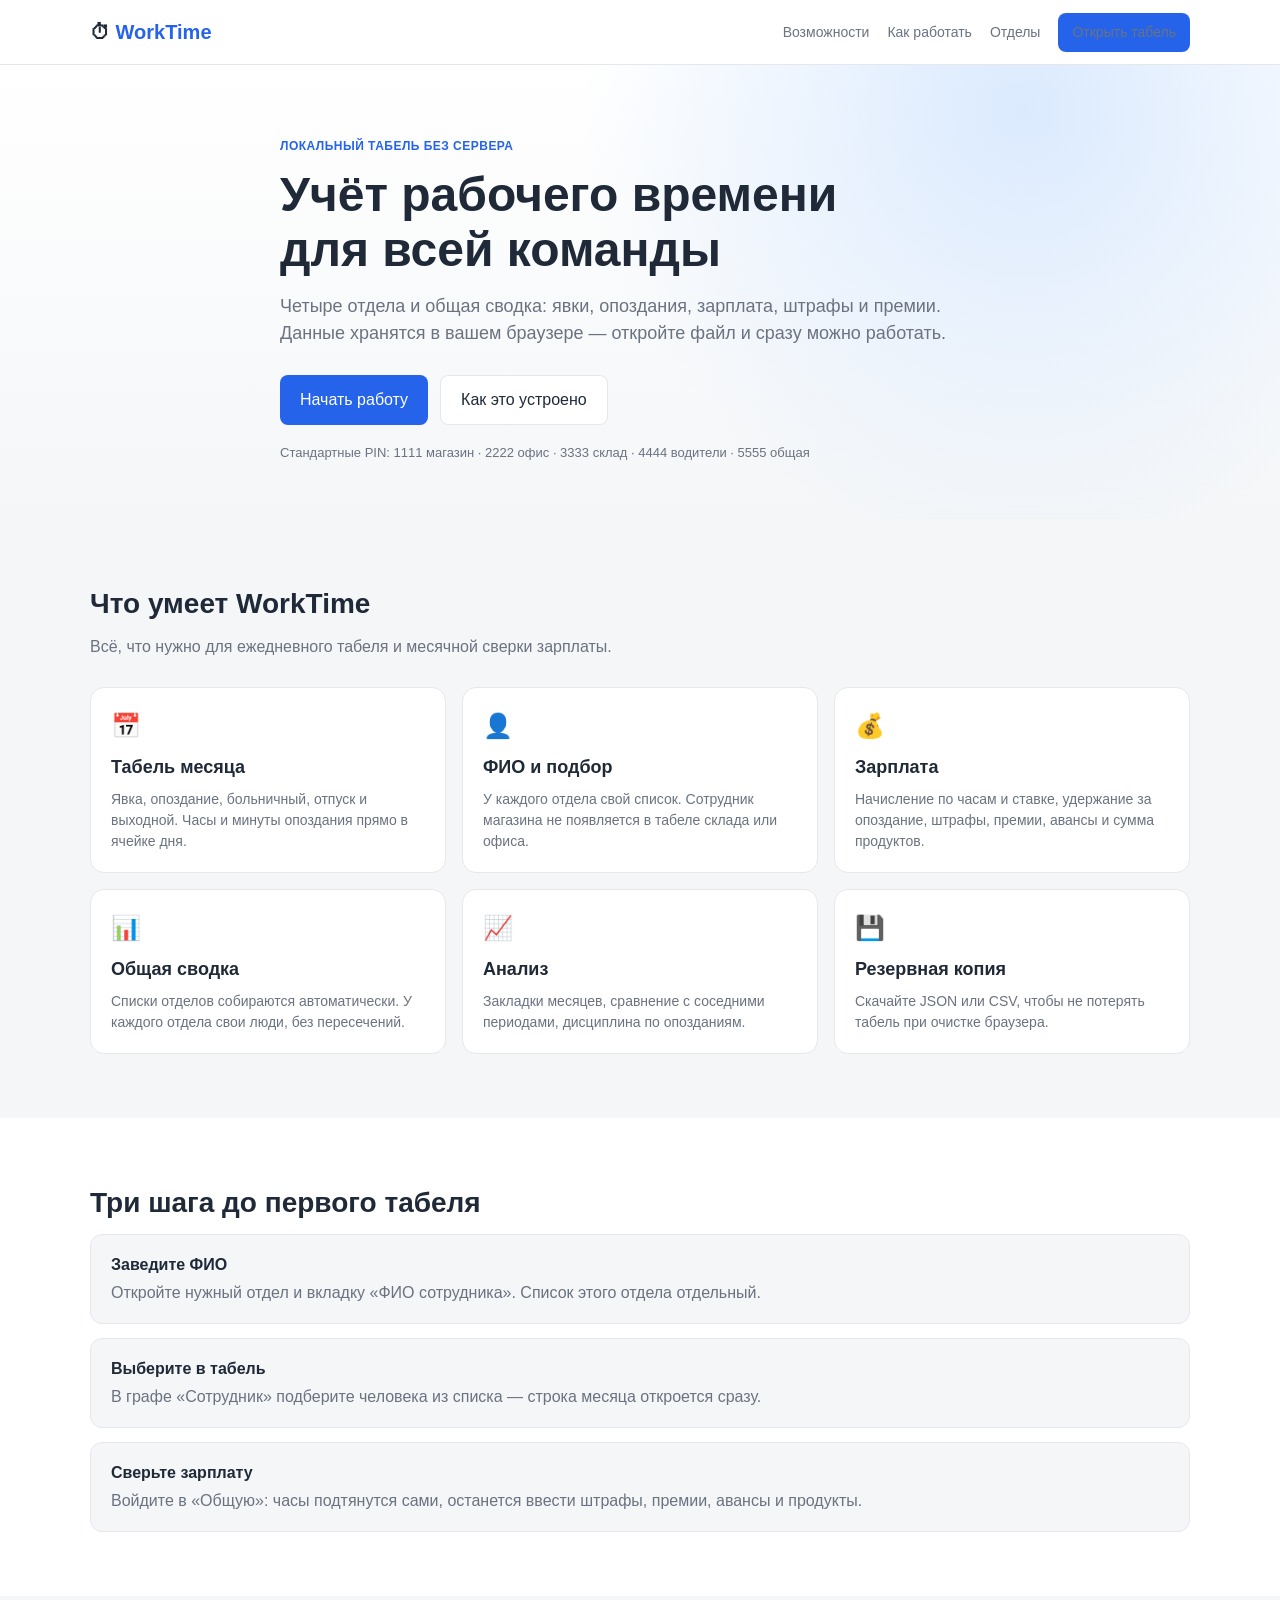
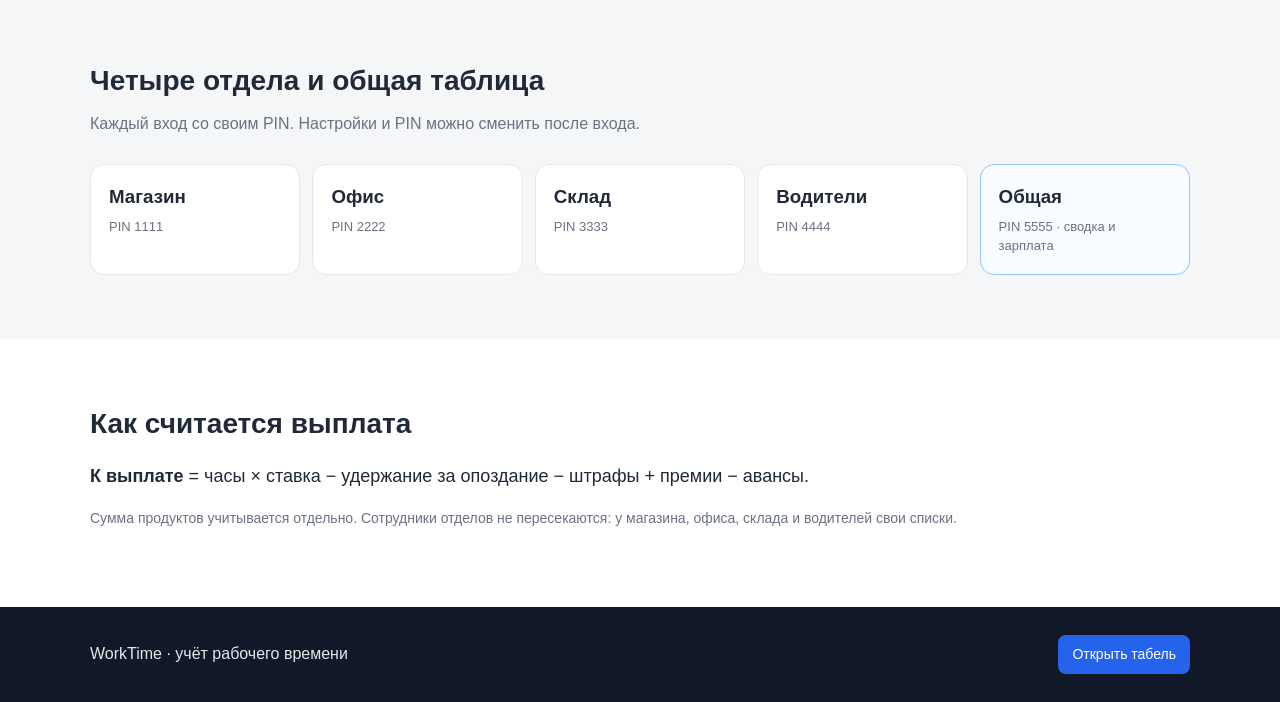
<file: index.html>
<!DOCTYPE html>
<html lang="ru">
<head>
    <meta charset="UTF-8">
    <meta name="viewport" content="width=device-width, initial-scale=1.0">
    <meta name="description" content="WorkTime — учёт рабочего времени для магазина, офиса, склада и водителей. Табель, зарплата и общая сводка.">
    <title>WorkTime — учёт рабочего времени</title>
    <link rel="stylesheet" href="css/landing.css">
</head>
<body>

    <!-- Шапка лендинга -->
    <header class="header">
        <div class="container header-inner">
            <a class="logo" href="index.html">⏱ <span>WorkTime</span></a>
            <nav class="nav">
                <a href="#features">Возможности</a>
                <a href="#how">Как работать</a>
                <a href="#departments">Отделы</a>
                <a class="btn btn-primary" href="app.html">Открыть табель</a>
            </nav>
        </div>
    </header>

    <!-- Приветственный экран -->
    <section class="hero">
        <div class="container hero-inner">
            <p class="eyebrow">Локальный табель без сервера</p>
            <h1>Учёт рабочего времени<br>для всей команды</h1>
            <p class="lead">
                Четыре отдела и общая сводка: явки, опоздания, зарплата, штрафы и премии.
                Данные хранятся в вашем браузере — откройте файл и сразу можно работать.
            </p>
            <div class="hero-actions">
                <a class="btn btn-primary btn-lg" href="app.html">Начать работу</a>
                <a class="btn btn-ghost btn-lg" href="#how">Как это устроено</a>
            </div>
            <p class="hero-hint">Стандартные PIN: 1111 магазин · 2222 офис · 3333 склад · 4444 водители · 5555 общая</p>
        </div>
    </section>

    <!-- Возможности -->
    <section id="features" class="section">
        <div class="container">
            <h2>Что умеет WorkTime</h2>
            <p class="section-lead">Всё, что нужно для ежедневного табеля и месячной сверки зарплаты.</p>
            <div class="cards">
                <article class="card">
                    <div class="icon">📅</div>
                    <h3>Табель месяца</h3>
                    <p>Явка, опоздание, больничный, отпуск и выходной. Часы и минуты опоздания прямо в ячейке дня.</p>
                </article>
                <article class="card">
                    <div class="icon">👤</div>
                    <h3>ФИО и подбор</h3>
                    <p>У каждого отдела свой список. Сотрудник магазина не появляется в табеле склада или офиса.</p>
                </article>
                <article class="card">
                    <div class="icon">💰</div>
                    <h3>Зарплата</h3>
                    <p>Начисление по часам и ставке, удержание за опоздание, штрафы, премии, авансы и сумма продуктов.</p>
                </article>
                <article class="card">
                    <div class="icon">📊</div>
                    <h3>Общая сводка</h3>
                    <p>Списки отделов собираются автоматически. У каждого отдела свои люди, без пересечений.</p>
                </article>
                <article class="card">
                    <div class="icon">📈</div>
                    <h3>Анализ</h3>
                    <p>Закладки месяцев, сравнение с соседними периодами, дисциплина по опозданиям.</p>
                </article>
                <article class="card">
                    <div class="icon">💾</div>
                    <h3>Резервная копия</h3>
                    <p>Скачайте JSON или CSV, чтобы не потерять табель при очистке браузера.</p>
                </article>
            </div>
        </div>
    </section>

    <!-- Как работать -->
    <section id="how" class="section section-alt">
        <div class="container">
            <h2>Три шага до первого табеля</h2>
            <ol class="steps">
                <li>
                    <strong>Заведите ФИО</strong>
                    <span>Откройте нужный отдел и вкладку «ФИО сотрудника». Список этого отдела отдельный.</span>
                </li>
                <li>
                    <strong>Выберите в табель</strong>
                    <span>В графе «Сотрудник» подберите человека из списка — строка месяца откроется сразу.</span>
                </li>
                <li>
                    <strong>Сверьте зарплату</strong>
                    <span>Войдите в «Общую»: часы подтянутся сами, останется ввести штрафы, премии, авансы и продукты.</span>
                </li>
            </ol>
        </div>
    </section>

    <!-- Отделы -->
    <section id="departments" class="section">
        <div class="container">
            <h2>Четыре отдела и общая таблица</h2>
            <p class="section-lead">Каждый вход со своим PIN. Настройки и PIN можно сменить после входа.</p>
            <div class="dept-grid">
                <a class="dept" href="app.html">
                    <h3>Магазин</h3>
                    <p>PIN 1111</p>
                </a>
                <a class="dept" href="app.html">
                    <h3>Офис</h3>
                    <p>PIN 2222</p>
                </a>
                <a class="dept" href="app.html">
                    <h3>Склад</h3>
                    <p>PIN 3333</p>
                </a>
                <a class="dept" href="app.html">
                    <h3>Водители</h3>
                    <p>PIN 4444</p>
                </a>
                <a class="dept dept-summary" href="app.html">
                    <h3>Общая</h3>
                    <p>PIN 5555 · сводка и зарплата</p>
                </a>
            </div>
        </div>
    </section>

    <!-- Формула -->
    <section class="section section-alt">
        <div class="container formula">
            <h2>Как считается выплата</h2>
            <p>
                <strong>К выплате</strong> =
                часы × ставка
                − удержание за опоздание
                − штрафы
                + премии
                − авансы.
            </p>
            <p class="muted">Сумма продуктов учитывается отдельно. Сотрудники отделов не пересекаются: у магазина, офиса, склада и водителей свои списки.</p>
        </div>
    </section>

    <footer class="footer">
        <div class="container footer-inner">
            <span>WorkTime · учёт рабочего времени</span>
            <a class="btn btn-primary" href="app.html">Открыть табель</a>
        </div>
    </footer>

</body>
</html>
</file>
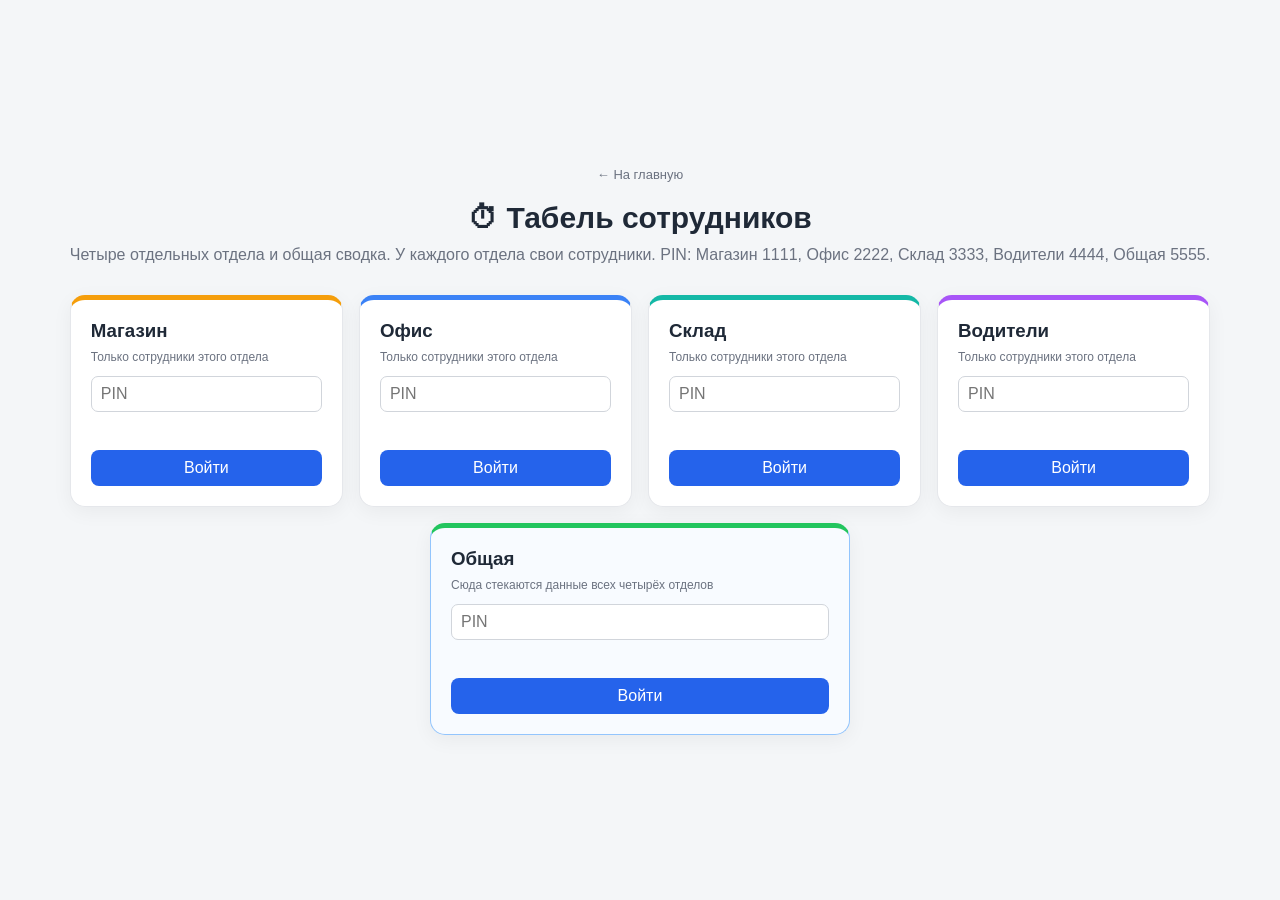
<file: app.html>
<!DOCTYPE html>
<html lang="ru">
<head>
    <meta charset="UTF-8">
    <meta name="viewport" content="width=device-width, initial-scale=1.0">
    <meta name="description" content="Табель учёта рабочего времени: магазин, офис, склад, водители и общая сводка">
    <title>Табель сотрудников</title>

    <style>
        /* =========================================================
           Базовые переменные и сброс
        ========================================================= */
        * { box-sizing: border-box; }

        :root {
            --bg: #f4f6f8;
            --card: #ffffff;
            --border: #e5e7eb;
            --text: #1f2937;
            --muted: #6b7280;
            --primary: #2563eb;
            --primary-dark: #1d4ed8;
            --success: #16a34a;
            --danger: #dc2626;
            --warning: #d97706;
            --sidebar: #111827;
            --sidebar-w: 240px;
        }

        html, body { margin: 0; min-height: 100%; }

        body {
            font-family: Arial, Helvetica, sans-serif;
            background: var(--bg);
            color: var(--text);
        }

        button, input, select, textarea { font: inherit; }
        button { cursor: pointer; }

        /* =========================================================
           Экран входа: 4 отдела + Общая
        ========================================================= */
        .login-screen {
            min-height: 100vh;
            display: flex;
            align-items: center;
            justify-content: center;
            padding: 20px;
        }

        .login-home {
            text-align: center;
            margin-bottom: 18px;
        }

        .login-home a {
            color: var(--muted);
            text-decoration: none;
            font-size: 13px;
        }

        .login-home a:hover { color: var(--primary); }

        .login-title {
            text-align: center;
            font-size: 30px;
            font-weight: 700;
            margin-bottom: 8px;
        }

        .login-subtitle {
            text-align: center;
            color: var(--muted);
            margin-bottom: 28px;
            line-height: 1.5;
        }

        .login-grid {
            display: grid;
            grid-template-columns: repeat(4, 1fr);
            gap: 16px;
        }

        .login-card.summary-card {
            grid-column: 1 / -1;
            max-width: 420px;
            justify-self: center;
            width: 100%;
        }

        .login-card {
            background: white;
            border: 1px solid var(--border);
            border-radius: 15px;
            padding: 20px;
            box-shadow: 0 5px 20px rgba(0, 0, 0, .05);
            transition: transform .15s ease, box-shadow .15s ease;
        }

        .login-card:hover {
            transform: translateY(-2px);
            box-shadow: 0 10px 24px rgba(0, 0, 0, .08);
        }

        .login-card.summary-card {
            border-color: #93c5fd;
            background: #f8fbff;
        }

        .login-card h3 { margin: 0 0 6px; }

        .login-card input {
            width: 100%;
            margin: 10px 0 12px;
        }

        .login-card.error input {
            border-color: var(--danger);
            animation: shake .28s ease;
        }

        .login-error {
            min-height: 18px;
            color: var(--danger);
            font-size: 12px;
            margin: 0 0 8px;
        }

        @keyframes shake {
            0%, 100% { transform: translateX(0); }
            25% { transform: translateX(-4px); }
            75% { transform: translateX(4px); }
        }

        /* =========================================================
           Оболочка приложения
        ========================================================= */
        .app { display: none; min-height: 100vh; }

        .sidebar-overlay {
            display: none;
            position: fixed;
            inset: 0;
            background: rgba(17, 24, 39, .45);
            z-index: 150;
        }

        .sidebar {
            width: var(--sidebar-w);
            background: var(--sidebar);
            position: fixed;
            left: 0;
            top: 0;
            bottom: 0;
            color: white;
            padding: 20px 14px;
            overflow-y: auto;
            z-index: 200;
        }

        .logo {
            font-size: 20px;
            font-weight: 700;
            padding: 10px;
            margin-bottom: 18px;
        }

        .logo span { color: #60a5fa; }

        .workspace-name {
            display: none;
        }

        .dept-now {
            background: #1f2937;
            padding: 12px 10px;
            border-radius: 10px;
            margin-bottom: 18px;
        }

        .dept-now-label {
            font-size: 11px;
            color: #9ca3af;
            text-transform: uppercase;
            letter-spacing: .04em;
            margin-bottom: 8px;
            padding: 0 4px;
        }

        .dept-now-current {
            font-size: 20px;
            font-weight: 700;
            line-height: 1.2;
            padding: 12px 12px 10px;
            border-radius: 8px;
            color: #fff;
        }

        .dept-now-current.shop { background: #b45309; }
        .dept-now-current.office { background: #1d4ed8; }
        .dept-now-current.warehouse { background: #0f766e; }
        .dept-now-current.drivers { background: #7e22ce; }
        .dept-now-current.summary { background: #15803d; }

        .dept-now-hint {
            margin-top: 8px;
            padding: 0 4px;
            font-size: 12px;
            color: #9ca3af;
            line-height: 1.4;
        }

        .login-card.shop { border-top: 5px solid #f59e0b; }
        .login-card.office { border-top: 5px solid #3b82f6; }
        .login-card.warehouse { border-top: 5px solid #14b8a6; }
        .login-card.drivers { border-top: 5px solid #a855f7; }
        .login-card.summary, .login-card.summary-card { border-top: 5px solid #22c55e; }

        .menu-title {
            font-size: 11px;
            color: #9ca3af;
            padding: 12px 10px 7px;
            text-transform: uppercase;
            letter-spacing: .04em;
        }

        .nav-btn {
            width: 100%;
            border: 0;
            background: transparent;
            color: #d1d5db;
            text-align: left;
            padding: 11px;
            border-radius: 8px;
            margin-bottom: 4px;
            transition: background .15s ease, color .15s ease;
        }

        .nav-btn.active,
        .nav-btn:hover {
            background: #1f2937;
            color: white;
        }

        .main {
            margin-left: var(--sidebar-w);
            width: calc(100% - var(--sidebar-w));
            min-height: 100vh;
        }

        .topbar {
            min-height: 68px;
            background: white;
            border-bottom: 1px solid var(--border);
            padding: 12px 22px;
            display: flex;
            align-items: center;
            justify-content: space-between;
            gap: 12px;
            position: sticky;
            top: 0;
            z-index: 50;
        }

        .topbar-left {
            display: flex;
            align-items: center;
            gap: 12px;
            min-width: 0;
        }

        .menu-toggle {
            display: none;
            width: 40px;
            height: 40px;
            border: 1px solid var(--border);
            border-radius: 8px;
            background: white;
            font-size: 18px;
            flex-shrink: 0;
        }

        .page-title { font-size: 22px; font-weight: 700; }

        .page-subtitle {
            color: var(--muted);
            font-size: 12px;
            margin-top: 3px;
        }

        .clock {
            white-space: nowrap;
            font-variant-numeric: tabular-nums;
        }

        /* =========================================================
           Закладки месяцев
        ========================================================= */
        .month-bar {
            display: flex;
            flex-wrap: wrap;
            align-items: center;
            gap: 8px;
            padding: 10px 22px;
            background: #f8fafc;
            border-bottom: 1px solid var(--border);
            position: sticky;
            top: 68px;
            z-index: 40;
        }

        .year-switch {
            display: flex;
            align-items: center;
            gap: 6px;
            margin-right: 8px;
        }

        .year-switch strong {
            min-width: 48px;
            text-align: center;
        }

        .year-btn {
            width: 32px;
            height: 32px;
            border: 1px solid var(--border);
            border-radius: 8px;
            background: white;
        }

        .month-tabs {
            display: flex;
            flex-wrap: wrap;
            gap: 4px;
        }

        .month-tab {
            border: 1px solid var(--border);
            background: white;
            border-radius: 8px;
            padding: 6px 10px;
            font-size: 12px;
        }

        .month-tab.active {
            background: var(--primary);
            color: white;
            border-color: var(--primary);
        }

        .content { padding: 20px; }
        .section { display: none; }
        .section.active { display: block; }

        /* =========================================================
           Карточки, кнопки, формы
        ========================================================= */
        .card {
            background: white;
            border: 1px solid var(--border);
            border-radius: 12px;
            padding: 18px;
            margin-bottom: 18px;
        }

        .card-header {
            display: flex;
            justify-content: space-between;
            align-items: center;
            gap: 15px;
            flex-wrap: wrap;
            margin-bottom: 16px;
        }

        .card-title { font-size: 18px; font-weight: 700; }

        .note {
            color: var(--muted);
            font-size: 12px;
            margin-top: 5px;
            line-height: 1.5;
        }

        .btn {
            border: 0;
            border-radius: 8px;
            padding: 9px 14px;
            transition: filter .15s ease, transform .1s ease;
        }

        .btn:hover { filter: brightness(0.94); }
        .btn:active { transform: scale(0.98); }
        .btn-primary { background: var(--primary); color: white; }
        .btn-success { background: var(--success); color: white; }
        .btn-danger { background: var(--danger); color: white; }
        .btn-secondary { background: #e5e7eb; color: #374151; }
        .btn-small { padding: 6px 8px; font-size: 11px; }

        input, select, textarea {
            border: 1px solid #d1d5db;
            border-radius: 7px;
            padding: 8px 9px;
            background: white;
            outline: none;
        }

        input:focus, select:focus, textarea:focus { border-color: var(--primary); }

        .form-group {
            display: flex;
            flex-direction: column;
            gap: 5px;
        }

        .form-group label {
            font-size: 12px;
            font-weight: 600;
        }

        .toolbar {
            display: flex;
            gap: 10px;
            flex-wrap: wrap;
            align-items: end;
        }

        /* =========================================================
           Статистика и таблицы
        ========================================================= */
        .stats {
            display: grid;
            grid-template-columns: repeat(6, minmax(140px, 1fr));
            gap: 12px;
            margin-bottom: 18px;
        }

        .stats.stats-3 { grid-template-columns: repeat(3, minmax(140px, 1fr)); }

        .stat {
            background: white;
            border: 1px solid var(--border);
            border-radius: 11px;
            padding: 15px;
        }

        .stat-label { font-size: 11px; color: var(--muted); }

        .stat-value {
            margin-top: 6px;
            font-size: 22px;
            font-weight: 700;
        }

        .table-wrapper {
            overflow: auto;
            max-height: calc(100vh - 330px);
            border: 1px solid var(--border);
            border-radius: 10px;
        }

        table { width: 100%; border-collapse: collapse; }

        th, td {
            padding: 8px;
            border-bottom: 1px solid #eef0f2;
            font-size: 12px;
        }

        th {
            background: #f9fafb;
            position: sticky;
            top: 0;
            z-index: 3;
            white-space: nowrap;
        }

        .month-table { min-width: 2100px; }

        .employee-col {
            position: sticky;
            left: 0;
            background: white;
            z-index: 5;
            width: 210px;
            min-width: 210px;
        }

        th.employee-col { background: #f9fafb; z-index: 7; }

        .employee-pick {
            width: 100%;
            font-size: 12px;
            font-weight: 700;
        }

        .rate-col {
            position: sticky;
            left: 210px;
            background: white;
            z-index: 5;
            min-width: 80px;
        }

        th.rate-col { background: #f9fafb; z-index: 7; }

        .day-head {
            min-width: 100px;
            text-align: center;
            line-height: 1.25;
        }

        .weekend-head { background: #fff7ed; }
        .today-head { background: #dbeafe; color: var(--primary-dark); }
        .day-cell { min-width: 100px; padding: 4px; }
        .today-cell { box-shadow: inset 0 0 0 1px #93c5fd; }

        .day-box {
            display: flex;
            flex-direction: column;
            gap: 4px;
        }

        .day-box select,
        .day-box input {
            width: 100%;
            font-size: 11px;
            padding: 5px 3px;
        }

        .cell-ya { background: #dcfce7; }
        .cell-o  { background: #fef3c7; }
        .cell-b  { background: #dbeafe; }
        .cell-ot { background: #ede9fe; }
        .cell-v  { background: #f3f4f6; }

        .summary-cell {
            min-width: 95px;
            white-space: nowrap;
        }

        .empty-row {
            padding: 28px;
            text-align: center;
            color: var(--muted);
        }

        .salary-table { min-width: 1450px; }
        .money-input { width: 100px; text-align: right; }
        .product-input {
            width: 115px;
            text-align: right;
            background: #eff6ff;
        }
        .pay { font-weight: 700; font-size: 14px; }
        .totals-row td { background: #f8fafc; font-weight: 700; }

        .dept-badge {
            display: inline-block;
            background: #eff6ff;
            color: #1d4ed8;
            border-radius: 999px;
            padding: 2px 8px;
            font-size: 11px;
            margin: 0 3px 3px 0;
        }

        /* =========================================================
           Сотрудники: подбор и справочник
        ========================================================= */
        .employee-row {
            display: grid;
            grid-template-columns: 2fr 1.3fr 1.3fr .8fr .8fr .8fr auto;
            gap: 8px;
            margin-bottom: 10px;
            border: 1px solid var(--border);
            padding: 10px;
            border-radius: 9px;
            align-items: end;
        }

        .pick-row {
            display: grid;
            grid-template-columns: auto 2fr 1.2fr .8fr auto;
            gap: 10px;
            align-items: center;
            border: 1px solid var(--border);
            padding: 10px 12px;
            border-radius: 9px;
            margin-bottom: 8px;
        }

        .pick-row.off { opacity: .55; background: #f9fafb; }

        .pick-row label.check {
            display: flex;
            align-items: center;
            gap: 8px;
            font-size: 12px;
            font-weight: 600;
            white-space: nowrap;
        }

        .settings-grid {
            display: grid;
            grid-template-columns: repeat(3, 1fr);
            gap: 15px;
        }

        .settings-actions {
            display: flex;
            flex-wrap: wrap;
            gap: 10px;
            margin-top: 16px;
        }

        /* =========================================================
           Уведомления
        ========================================================= */
        .toast-wrap {
            position: fixed;
            right: 18px;
            bottom: 18px;
            z-index: 400;
            display: flex;
            flex-direction: column;
            gap: 8px;
        }

        .toast {
            min-width: 220px;
            max-width: 360px;
            background: #111827;
            color: white;
            padding: 12px 14px;
            border-radius: 10px;
            font-size: 13px;
            box-shadow: 0 10px 30px rgba(0, 0, 0, .2);
            animation: toast-in .18s ease;
        }

        .toast.error { background: #991b1b; }
        .toast.success { background: #166534; }

        @keyframes toast-in {
            from { opacity: 0; transform: translateY(8px); }
            to { opacity: 1; transform: translateY(0); }
        }

        /* =========================================================
           Адаптив
        ========================================================= */
        @media (max-width: 1200px) {
            .login-grid { grid-template-columns: repeat(2, 1fr); }
            .login-card.summary-card { max-width: none; }
        }

        @media (max-width: 1000px) {
            .login-grid { grid-template-columns: 1fr; }
            .login-card.summary-card { grid-column: auto; max-width: none; }
            .stats, .stats.stats-3 { grid-template-columns: repeat(2, 1fr); }
            .employee-row, .settings-grid, .pick-row {
                grid-template-columns: 1fr 1fr;
            }
            .menu-toggle {
                display: inline-flex;
                align-items: center;
                justify-content: center;
            }
            .sidebar {
                transform: translateX(-100%);
                transition: transform .2s ease;
            }
            .sidebar.open { transform: translateX(0); }
            .sidebar-overlay.show { display: block; }
            .main { margin-left: 0; width: 100%; }
            .month-bar { top: 60px; }
        }

        @media (max-width: 640px) {
            .employee-row, .settings-grid, .pick-row { grid-template-columns: 1fr; }
            .page-title { font-size: 18px; }
        }

        @media print {
            .login-screen, .sidebar, .sidebar-overlay, .menu-toggle,
            .toolbar button, .toast-wrap, .month-bar { display: none !important; }
            .main { margin: 0; width: 100%; }
            .table-wrapper { max-height: none; overflow: visible; }
        }
    </style>
</head>

<body>

<!-- =========================================================
     ЭКРАН ВХОДА: четыре отдела и общая сводка
========================================================= -->
<div id="loginScreen" class="login-screen">
    <div class="login-box">
        <div class="login-home">
            <a href="index.html">← На главную</a>
        </div>
        <div class="login-title">⏱ Табель сотрудников</div>
        <div class="login-subtitle">
            Четыре отдельных отдела и общая сводка. У каждого отдела свои сотрудники.
            <span id="defaultPinHint"></span>
        </div>
        <div class="login-grid" id="loginGrid"></div>
    </div>
</div>


<!-- =========================================================
     ОСНОВНОЕ ПРИЛОЖЕНИЕ
========================================================= -->
<div id="app" class="app">

    <div id="sidebarOverlay" class="sidebar-overlay" onclick="closeSidebar()"></div>

    <!-- Левое меню: набор кнопок зависит от отдела или Общей -->
    <aside id="sidebar" class="sidebar">
        <div class="logo">⏱ <span>WorkTime</span></div>

        <div class="dept-now" id="deptNow"></div>

        <div class="menu-title">Работа</div>

        <button type="button" class="nav-btn" data-for="dept" data-section="timesheet" onclick="showSection('timesheet', this)">
            📅 Табель месяца
        </button>
        <button type="button" class="nav-btn" data-for="summary" data-section="timesheet" onclick="showSection('timesheet', this)">
            📊 Сводка
        </button>
        <button type="button" class="nav-btn" data-for="summary" data-section="salary" onclick="showSection('salary', this)">
            💰 Зарплата
        </button>
        <button type="button" class="nav-btn" data-for="dept" data-section="discipline" onclick="showSection('discipline', this)">
            ⚠️ Дисциплина
        </button>
        <button type="button" class="nav-btn" data-for="summary" data-section="analysis" onclick="showSection('analysis', this)">
            📈 Анализ
        </button>
        <button type="button" class="nav-btn" data-for="dept" data-section="fio" onclick="showSection('fio', this)">
            👤 ФИО сотрудника
        </button>
        <button type="button" class="nav-btn" data-for="dept" data-section="employees" onclick="showSection('employees', this)">
            📋 В табель
        </button>
        <button type="button" class="nav-btn" data-for="both" data-section="settings" onclick="showSection('settings', this)">
            ⚙️ Настройки
        </button>

        <div class="menu-title">Вход</div>
        <button type="button" class="nav-btn" onclick="window.location.href='index.html'">
            🏠 На главную
        </button>
        <button type="button" class="nav-btn" onclick="logout()">
            🚪 Выйти
        </button>
    </aside>


    <main class="main">

        <header class="topbar">
            <div class="topbar-left">
                <button type="button" class="menu-toggle" onclick="toggleSidebar()" aria-label="Открыть меню">☰</button>
                <div>
                    <div id="pageTitle" class="page-title">Табель месяца</div>
                    <div id="currentDate" class="page-subtitle"></div>
                </div>
            </div>
            <strong id="clock" class="clock"></strong>
        </header>

        <!-- Закладки месяцев для всех разделов -->
        <div class="month-bar">
            <div class="year-switch">
                <button type="button" class="year-btn" onclick="shiftYear(-1)" aria-label="Предыдущий год">‹</button>
                <strong id="yearLabel">2026</strong>
                <button type="button" class="year-btn" onclick="shiftYear(1)" aria-label="Следующий год">›</button>
            </div>
            <div id="monthTabs" class="month-tabs"></div>
        </div>


        <div class="content">

            <!-- =================================================
                 ТАБЕЛЬ ОТДЕЛА / СВОДКА ОБЩЕЙ
            ================================================== -->
            <section id="timesheet" class="section active">
                <div class="card">
                    <div class="card-header">
                        <div>
                            <div class="card-title" id="timesheetTitle">Табель отдела</div>
                            <div class="note" id="timesheetNote"></div>
                        </div>

                        <div class="toolbar">
                            <div class="form-group" data-for="dept">
                                <label for="employeeFilter">Поиск</label>
                                <input type="search" id="employeeFilter" placeholder="ФИО сотрудника" oninput="renderTimesheet()">
                            </div>
                            <button type="button" class="btn btn-primary" data-for="dept" onclick="fillMonth()">
                                Заполнить месяц
                            </button>
                            <button type="button" class="btn btn-success" onclick="exportTimesheet()">
                                Скачать
                            </button>
                        </div>
                    </div>

                    <div class="note" data-for="dept">
                        <strong>Я</strong> — явка,
                        <strong>О</strong> — опоздание,
                        <strong>Б</strong> — больничный,
                        <strong>ОТ</strong> — отпуск,
                        <strong>В</strong> — выходной.
                        Для опоздания: 10–60 минут. Уже заполненные дни кнопка «Заполнить месяц» не меняет.
                    </div>
                </div>

                <div class="stats" id="timesheetStats">
                    <div class="stat">
                        <div class="stat-label">Сотрудников</div>
                        <div class="stat-value" id="statEmployees">0</div>
                    </div>
                    <div class="stat">
                        <div class="stat-label">Часов</div>
                        <div class="stat-value" id="statHours">0</div>
                    </div>
                    <div class="stat">
                        <div class="stat-label">Опозданий</div>
                        <div class="stat-value" id="statLate">0</div>
                    </div>
                    <div class="stat" data-for="summary">
                        <div class="stat-label">Сумма продуктов</div>
                        <div class="stat-value" id="statProducts">0 ₽</div>
                    </div>
                    <div class="stat" data-for="summary">
                        <div class="stat-label">Начислено</div>
                        <div class="stat-value" id="statAccrued">0 ₽</div>
                    </div>
                    <div class="stat" data-for="summary">
                        <div class="stat-label">К выплате</div>
                        <div class="stat-value" id="statPay">0 ₽</div>
                    </div>
                </div>

                <div class="card">
                    <div class="table-wrapper" id="timesheetWrap">
                        <table class="month-table" id="timesheetTable">
                            <thead id="timesheetHead"></thead>
                            <tbody id="timesheetBody"></tbody>
                        </table>
                    </div>
                </div>
            </section>


            <!-- =================================================
                 ЗАРПЛАТА — только Общая: штрафы, премии, авансы, продукты
            ================================================== -->
            <section id="salary" class="section">
                <div class="card">
                    <div class="card-header">
                        <div>
                            <div class="card-title">Зарплата по всем отделам</div>
                            <div class="note">
                                К выплате = часы × ставка − опоздания − штрафы + премии − авансы.
                                Сотрудники каждого отдела свои. В общую таблицу они попадают автоматически.
                            </div>
                        </div>
                        <button type="button" class="btn btn-success" onclick="exportSalary()">
                            Скачать сверку
                        </button>
                    </div>
                </div>

                <div class="card">
                    <div class="table-wrapper" id="salaryWrap">
                        <table class="salary-table">
                            <thead>
                                <tr>
                                    <th>Сотрудник</th>
                                    <th>Где работает</th>
                                    <th>Часы</th>
                                    <th>Ставка</th>
                                    <th>Начислено</th>
                                    <th>Опоздания</th>
                                    <th>Минут</th>
                                    <th>Удержание за опоздание</th>
                                    <th>Штрафы</th>
                                    <th>Премии</th>
                                    <th>Авансы</th>
                                    <th>Сумма продуктов</th>
                                    <th>К выплате</th>
                                </tr>
                            </thead>
                            <tbody id="salaryBody"></tbody>
                        </table>
                    </div>
                </div>
            </section>


            <!-- =================================================
                 ДИСЦИПЛИНА — только отдел
            ================================================== -->
            <section id="discipline" class="section">
                <div class="card">
                    <div class="card-header">
                        <div>
                            <div class="card-title">Контроль дисциплины</div>
                            <div class="note">Оценка строится по числу опозданий за выбранный месяц в этом отделе.</div>
                        </div>
                    </div>

                    <div class="table-wrapper">
                        <table>
                            <thead>
                                <tr>
                                    <th>Сотрудник</th>
                                    <th>Явки</th>
                                    <th>Опоздания</th>
                                    <th>Минут опоздания</th>
                                    <th>Больничные</th>
                                    <th>Отпуск</th>
                                    <th>Выходные</th>
                                    <th>Часы</th>
                                    <th>Оценка</th>
                                </tr>
                            </thead>
                            <tbody id="disciplineBody"></tbody>
                        </table>
                    </div>
                </div>
            </section>


            <!-- =================================================
                 АНАЛИЗ — только Общая, закладки месяцев сверху
            ================================================== -->
            <section id="analysis" class="section">
                <div class="card">
                    <div class="card-title">Анализ по месяцам</div>
                    <div class="note" style="margin-top:8px;">
                        Сравнение соседних месяцев и итоги по отделам. Месяц меняется закладками сверху.
                    </div>
                </div>

                <div class="stats" id="analysisMonthStats"></div>

                <div class="card">
                    <div class="card-title" style="margin-bottom:12px;">Отделы за выбранный месяц</div>
                    <div class="table-wrapper">
                        <table>
                            <thead>
                                <tr>
                                    <th>Отдел</th>
                                    <th>Сотрудников</th>
                                    <th>Часы</th>
                                    <th>Опоздания</th>
                                    <th>Начислено</th>
                                    <th>К выплате</th>
                                </tr>
                            </thead>
                            <tbody id="analysisDeptBody"></tbody>
                        </table>
                    </div>
                </div>

                <div class="card">
                    <div class="card-title" style="margin-bottom:12px;">Сравнение с соседними месяцами</div>
                    <div class="table-wrapper">
                        <table>
                            <thead id="analysisCompareHead"></thead>
                            <tbody id="analysisCompareBody"></tbody>
                        </table>
                    </div>
                </div>
            </section>


            <!-- =================================================
                 ФИО СОТРУДНИКА — заведение в справочник (только отдел)
                 В Общую попадают сами, после выбора в табель
            ================================================== -->
            <section id="fio" class="section">
                <div class="card">
                    <div class="card-header">
                        <div>
                            <div class="card-title">ФИО сотрудника</div>
                            <div class="note">
                                Здесь заводятся только сотрудники этого отдела. Они не видны в других отделах.
                                После выбора в табеле человек автоматически появится в общей сводке.
                            </div>
                        </div>
                        <button type="button" class="btn btn-primary" onclick="addEmployee()">+ Добавить ФИО</button>
                    </div>
                    <div id="fioList"></div>
                </div>
            </section>


            <!-- =================================================
                 ПОДБОР В ТАБЕЛЬ — только отдел
            ================================================== -->
            <section id="employees" class="section">
                <div class="card">
                    <div class="card-header">
                        <div>
                            <div class="card-title">Выбор в табель</div>
                            <div class="note">
                                Отметьте, кого показать в табеле этого отдела.
                                Список только из ФИО текущего отдела.
                            </div>
                        </div>
                    </div>
                    <div id="employeeList"></div>
                </div>
            </section>


            <!-- =================================================
                 НАСТРОЙКИ
            ================================================== -->
            <section id="settings" class="section">
                <div class="card">
                    <div class="card-title">Настройки текущей таблицы</div>

                    <div class="settings-grid" style="margin-top:15px;">
                        <div class="form-group">
                            <label for="workspaceNameSetting">Название</label>
                            <input type="text" id="workspaceNameSetting" maxlength="80" readonly>
                            <div class="note" style="margin-top:6px;">Имя отдела фиксировано. PIN можно сменить.</div>
                        </div>
                        <div class="form-group">
                            <label for="workspacePinSetting">PIN-код</label>
                            <input type="password" id="workspacePinSetting" maxlength="12" autocomplete="off">
                        </div>
                        <div class="form-group" data-for="dept">
                            <label for="defaultHoursSetting">Рабочих часов по умолчанию</label>
                            <input type="number" min="0" max="24" step="0.5" id="defaultHoursSetting">
                        </div>
                    </div>

                    <div class="settings-actions">
                        <button type="button" class="btn btn-primary" onclick="saveWorkspaceSettings()">
                            Сохранить настройки
                        </button>
                    </div>
                </div>

                <div class="card">
                    <div class="card-title">Резервная копия</div>
                    <div class="note" style="margin-top:12px;">
                        Данные хранятся в этом браузере. Скачайте копию, чтобы не потерять табель.
                    </div>
                    <div class="settings-actions">
                        <button type="button" class="btn btn-success" onclick="exportBackup()">
                            Скачать копию JSON
                        </button>
                        <label class="btn btn-secondary">
                            Загрузить копию
                            <input type="file" accept="application/json,.json" hidden onchange="importBackup(this)">
                        </label>
                    </div>
                </div>

                <div class="card" data-for="summary">
                    <div class="card-title">Интеграция с 1С УТ</div>
                    <div class="note" style="margin-top:12px;">
                        «Сумма продуктов» заполняется вручную на вкладке «Зарплата» общей таблицы.
                        Позже можно подключить API 1С УТ.
                    </div>
                </div>
            </section>

        </div>
    </main>
</div>


<div id="toastWrap" class="toast-wrap" aria-live="polite"></div>


<script>
/* ============================================================
   КОНСТАНТЫ
   Ключ хранилища прежний — старые данные мигрируют.
============================================================ */
const STORAGE_KEY = "worktime_three_tables_v1";
const SESSION_KEY = "worktime_session_v3";
const WEEKDAYS = ["вс", "пн", "вт", "ср", "чт", "пт", "сб"];
const MONTH_SHORT = ["янв", "фев", "мар", "апр", "май", "июн", "июл", "авг", "сен", "окт", "ноя", "дек"];
const MONTH_FULL = ["Январь", "Февраль", "Март", "Апрель", "Май", "Июнь", "Июль", "Август", "Сентябрь", "Октябрь", "Ноябрь", "Декабрь"];
const DEPT_DEFAULTS = [
    { code: "shop", name: "Магазин", pin: "1111" },
    { code: "office", name: "Офис", pin: "2222" },
    { code: "warehouse", name: "Склад", pin: "3333" },
    { code: "drivers", name: "Водители", pin: "4444" }
];
const SUMMARY_DEFAULT = { code: "summary", name: "Общая", pin: "5555" };

let appData = null;
let currentWorkspaceIndex = null;
let currentWorkspaceCode = null;
let currentWorkspaceId = null;
let selectedMonth = currentMonthValue();
let currentSection = "timesheet";


/* ============================================================
   ВСПОМОГАТЕЛЬНЫЕ ФУНКЦИИ
============================================================ */
function currentMonthValue() {
    const d = new Date();
    return d.getFullYear() + "-" + String(d.getMonth() + 1).padStart(2, "0");
}

function generateId() {
    if (window.crypto && crypto.randomUUID) return crypto.randomUUID();
    return Date.now().toString(36) + Math.random().toString(16).slice(2);
}

function escapeHtml(value) {
    return String(value || "")
        .replace(/&/g, "&amp;")
        .replace(/</g, "&lt;")
        .replace(/>/g, "&gt;")
        .replace(/"/g, "&quot;")
        .replace(/'/g, "&#039;");
}

function escapeAttribute(value) {
    return escapeHtml(value);
}

function money(value) {
    return Number(value || 0).toLocaleString("ru-RU", {
        minimumFractionDigits: 2,
        maximumFractionDigits: 2
    }) + " ₽";
}

function parseHours(value, fallback) {
    if (value === "" || value === null || value === undefined) return fallback;
    const n = Number(value);
    return Number.isFinite(n) && n >= 0 ? n : fallback;
}

function toast(message, type) {
    const wrap = document.getElementById("toastWrap");
    const el = document.createElement("div");
    el.className = "toast " + (type || "success");
    el.textContent = message;
    wrap.appendChild(el);
    setTimeout(function () { el.remove(); }, 2800);
}

function findWorkspaceByCode(code) {
    return ((appData && appData.workspaces) || []).find(function (w) { return w.code === code; }) || null;
}

function catalogEntry(w) {
    if (!w) return null;
    if (w.type === "summary" || w.code === "summary") return SUMMARY_DEFAULT;
    return DEPT_DEFAULTS.find(function (d) { return d.code === w.code; }) || null;
}

function officialName(w) {
    const d = catalogEntry(w);
    return d ? d.name : ((w && w.name) || "");
}

function setCurrentWorkspace(w) {
    if (!w) {
        currentWorkspaceIndex = null;
        currentWorkspaceCode = null;
        currentWorkspaceId = null;
        return;
    }
    currentWorkspaceId = w.id || "";
    currentWorkspaceCode = w.code || "";
    currentWorkspaceIndex = appData.workspaces.indexOf(w);
    if (currentWorkspaceIndex < 0) {
        currentWorkspaceIndex = appData.workspaces.findIndex(function (x) {
            return currentWorkspaceId && x.id === currentWorkspaceId;
        });
    }
}

function workspace() {
    if (!appData || !appData.workspaces) return null;
    if (currentWorkspaceId) {
        const byId = appData.workspaces.find(function (w) { return w.id === currentWorkspaceId; });
        if (byId) return byId;
    }
    if (currentWorkspaceIndex !== null && appData.workspaces[currentWorkspaceIndex]) {
        return appData.workspaces[currentWorkspaceIndex];
    }
    if (currentWorkspaceCode) {
        return findWorkspaceByCode(currentWorkspaceCode);
    }
    return null;
}

function isSummary() {
    const w = workspace();
    return !!(w && (w.type === "summary" || w.code === "summary"));
}

function deptWorkspaces() {
    return appData.workspaces.filter(function (w) {
        return w.type !== "summary";
    });
}

function loginWorkspaces() {
    return deptWorkspaces().concat(appData.workspaces.filter(function (w) {
        return w.type === "summary";
    }));
}


/* ============================================================
   ХРАНИЛИЩЕ И МИГРАЦИЯ СО СТАРОЙ ВЕРСИИ
============================================================ */
function createWorkspace(name, pin, type, code) {
    return {
        id: generateId(),
        code: code || "",
        name: name,
        pin: pin,
        type: type || "dept",
        defaultHours: 8,
        employees: [],
        employeeIds: [],
        timesheet: {}
    };
}

function createDefaultData() {
    return {
        salary: {},
        workspaces: DEPT_DEFAULTS.map(function (d) {
            return createWorkspace(d.name, d.pin, "dept", d.code);
        }).concat([createWorkspace(SUMMARY_DEFAULT.name, SUMMARY_DEFAULT.pin, "summary", SUMMARY_DEFAULT.code)])
    };
}

function normalizeEmployee(e) {
    if (!e.id) e.id = generateId();
    if (!e.name) e.name = "Сотрудник";
    e.rate = parseHours(e.rate, 0);
    if (!e.start) e.start = "08:00";
    if (!e.end) e.end = "17:00";
    if (!e.position) e.position = "";
    if (!e.department) e.department = "";
}

function normalizeWorkspace(w) {
    if (!w.id) w.id = generateId();
    if (!w.name) w.name = "Таблица";
    if (typeof w.pin !== "string") w.pin = String(w.pin || "0000");
    w.defaultHours = parseHours(w.defaultHours, 8);
    if (!w.timesheet || typeof w.timesheet !== "object") w.timesheet = {};
    if (!Array.isArray(w.employeeIds)) w.employeeIds = [];
    if (!Array.isArray(w.employees)) w.employees = [];
    if (!w.type) w.type = "dept";
    w.employees.forEach(normalizeEmployee);
}

function mergeSalaryRecord(dst, src) {
    dst.fines = Number(dst.fines || 0) + Number(src.fines || 0);
    dst.bonus = Number(dst.bonus || 0) + Number(src.bonus || 0);
    dst.advance = Number(dst.advance || 0) + Number(src.advance || 0);
    dst.products = Number(dst.products || 0) + Number(src.products || 0);
}

function cloneEmployeeRecord(src) {
    return {
        id: generateId(),
        name: src.name,
        position: src.position || "",
        department: src.department || "",
        start: src.start || "08:00",
        end: src.end || "17:00",
        rate: parseHours(src.rate, 0)
    };
}

function timesheetFillCount(w, empId) {
    let n = 0;
    Object.keys(w.timesheet || {}).forEach(function (month) {
        const days = w.timesheet[month] && w.timesheet[month][empId];
        if (!days) return;
        Object.keys(days).forEach(function (day) {
            if (days[day] && days[day].status) n++;
        });
    });
    return n;
}

function removeEmployeeFromWorkspace(w, employeeId) {
    w.employees = (w.employees || []).filter(function (e) { return e.id !== employeeId; });
    w.employeeIds = (w.employeeIds || []).filter(function (id) { return id !== employeeId; });
    Object.keys(w.timesheet || {}).forEach(function (month) {
        if (w.timesheet[month]) delete w.timesheet[month][employeeId];
    });
}

function employeeFingerprint(e) {
    const name = String(e.name || "").replace(/\s+/g, " ").trim().toLowerCase();
    if (!name || name === "новый сотрудник") return "";
    return [
        name,
        String(e.position || "").replace(/\s+/g, " ").trim().toLowerCase(),
        String(e.rate || 0),
        e.start || "",
        e.end || ""
    ].join("|");
}

function belongsToWorkspace(w, employeeId) {
    return (w.employees || []).some(function (e) { return e.id === employeeId; });
}

function distributeEmployeesPerDepartment(data) {
    const owned = {};

    data.workspaces.forEach(function (w) {
        if (w.type === "summary") {
            w.employees = [];
            w.employeeIds = [];
            return;
        }

        const unique = [];
        const localIds = {};
        (w.employees || []).forEach(function (e) {
            if (!e || !e.id || localIds[e.id]) return;
            if (owned[e.id] && owned[e.id] !== w) return;
            localIds[e.id] = true;
            owned[e.id] = w;
            unique.push(e);
        });
        w.employees = unique;

        const nextIds = [];
        (w.employeeIds || []).forEach(function (id) {
            if (!id || nextIds.indexOf(id) !== -1) return;
            if (owned[id] && owned[id] !== w) return;

            if (!belongsToWorkspace(w, id)) {
                const src = (data.employees || []).find(function (e) { return e.id === id; });
                if (!src) return;
                if (owned[id] && owned[id] !== w) return;
                const copy = cloneEmployeeRecord(src);
                copy.id = src.id;
                w.employees.push(copy);
                owned[id] = w;
            }
            nextIds.push(id);
        });
        w.employeeIds = nextIds.filter(function (id) {
            return belongsToWorkspace(w, id);
        });
    });

    data.employees = [];
    dedupeClonedEmployees(data);
}

function dedupeClonedEmployees(data) {
    const depts = data.workspaces.filter(function (w) { return w.type !== "summary"; });
    const groups = {};

    depts.forEach(function (w) {
        (w.employees || []).forEach(function (e) {
            const key = employeeFingerprint(e);
            if (!key) return;
            if (!groups[key]) groups[key] = [];
            groups[key].push({ w: w, e: e });
        });
    });

    Object.keys(groups).forEach(function (key) {
        const items = groups[key];
        if (items.length < 2) return;

        let best = items[0];
        let bestScore = timesheetFillCount(best.w, best.e.id);
        items.forEach(function (item, index) {
            if (index === 0) return;
            const score = timesheetFillCount(item.w, item.e.id);
            if (score > bestScore) {
                best = item;
                bestScore = score;
            }
        });

        items.forEach(function (item) {
            if (item.w === best.w && item.e.id === best.e.id) return;
            removeEmployeeFromWorkspace(item.w, item.e.id);
        });
    });
}

function ensureUniqueWorkspaceIds(data) {
    const seen = {};
    data.workspaces.forEach(function (w) {
        if (!w.id || seen[w.id]) w.id = generateId();
        seen[w.id] = true;
    });
}

function splitDuplicateWorkspaceRefs(data) {
    const seen = [];
    data.workspaces = (data.workspaces || []).map(function (w) {
        if (!w) return createWorkspace("Таблица", "0000", "dept", "");
        if (seen.indexOf(w) !== -1) {
            return createWorkspace(w.name || "Таблица", w.pin || "0000", w.type || "dept", w.code || "");
        }
        seen.push(w);
        return w;
    });
}

function assignUniqueDeptCodes(data) {
    const depts = data.workspaces.filter(function (w) { return w.type !== "summary"; });
    const assigned = {};

    function isTaken(w) {
        return DEPT_DEFAULTS.some(function (d) { return assigned[d.code] === w; });
    }

    DEPT_DEFAULTS.forEach(function (def) {
        const hit = depts.find(function (w) {
            return w.code === def.code && !isTaken(w);
        });
        if (hit) assigned[def.code] = hit;
    });

    depts.forEach(function (w) {
        if (isTaken(w)) return;
        const def = DEPT_DEFAULTS.find(function (d) { return !assigned[d.code]; });
        if (!def) {
            w._extraDept = true;
            return;
        }
        w.code = def.code;
        assigned[def.code] = w;
    });

    DEPT_DEFAULTS.forEach(function (def) {
        const w = assigned[def.code];
        if (w) {
            w.code = def.code;
            w.type = "dept";
        }
    });

    data.workspaces = data.workspaces.filter(function (w) { return !w._extraDept; });
}

function isolateSharedCollections(data) {
    const seenEmp = [];
    const seenIds = [];
    const seenTs = [];

    data.workspaces.forEach(function (w) {
        if (w.type === "summary") {
            w.employees = [];
            w.employeeIds = [];
            return;
        }
        if (!Array.isArray(w.employees)) w.employees = [];
        if (seenEmp.indexOf(w.employees) !== -1) w.employees = [];
        else seenEmp.push(w.employees);

        if (!Array.isArray(w.employeeIds)) w.employeeIds = [];
        if (seenIds.indexOf(w.employeeIds) !== -1) w.employeeIds = [];
        else seenIds.push(w.employeeIds);

        if (!w.timesheet || typeof w.timesheet !== "object") w.timesheet = {};
        if (seenTs.indexOf(w.timesheet) !== -1) w.timesheet = {};
        else seenTs.push(w.timesheet);
    });

    const seenPeople = [];
    data.workspaces.forEach(function (w) {
        if (w.type === "summary") return;
        w.employees = (w.employees || []).filter(function (e) {
            if (!e) return false;
            if (seenPeople.indexOf(e) !== -1) return false;
            seenPeople.push(e);
            return true;
        });
        w.employeeIds = (w.employeeIds || []).filter(function (id) {
            return (w.employees || []).some(function (e) { return e.id === id; });
        });
    });
}

function repairFourDepartments(data) {
    splitDuplicateWorkspaceRefs(data);
    ensureUniqueWorkspaceIds(data);
    isolateSharedCollections(data);

    data.workspaces.forEach(function (w) {
        if (!w.type) w.type = "dept";
    });

    assignUniqueDeptCodes(data);

    DEPT_DEFAULTS.forEach(function (def) {
        let w = data.workspaces.find(function (x) {
            return x.type !== "summary" && x.code === def.code;
        });
        if (!w) {
            w = createWorkspace(def.name, def.pin, "dept", def.code);
            data.workspaces.push(w);
            return;
        }
        w.type = "dept";
        w.code = def.code;
        w.name = def.name;
        if (!w.pin || (def.code !== "shop" && w.pin === "1111")) w.pin = def.pin;
        if (!Array.isArray(w.employees)) w.employees = [];
        if (!Array.isArray(w.employeeIds)) w.employeeIds = [];
        if (!w.timesheet || typeof w.timesheet !== "object") w.timesheet = {};
        w.employees.forEach(function (e) {
            if (!e) return;
            const names = DEPT_DEFAULTS.map(function (d) { return d.name; });
            if (!e.department || names.indexOf(e.department) !== -1) e.department = def.name;
        });
    });

    let summary = data.workspaces.find(function (w) { return w.type === "summary"; });
    if (!summary) {
        summary = createWorkspace(SUMMARY_DEFAULT.name, SUMMARY_DEFAULT.pin, "summary", SUMMARY_DEFAULT.code);
        data.workspaces.push(summary);
    }
    summary.type = "summary";
    summary.code = SUMMARY_DEFAULT.code;
    summary.name = SUMMARY_DEFAULT.name;
    if (!summary.pin || summary.pin === "1111") summary.pin = SUMMARY_DEFAULT.pin;
    summary.employees = [];
    summary.employeeIds = [];

    const byCode = {};
    data.workspaces.forEach(function (w) { if (w.code) byCode[w.code] = w; });
    const ordered = [];
    DEPT_DEFAULTS.forEach(function (d) {
        if (byCode[d.code]) ordered.push(byCode[d.code]);
    });
    if (byCode.summary) ordered.push(byCode.summary);
    data.workspaces.forEach(function (w) {
        if (ordered.indexOf(w) === -1) ordered.push(w);
    });
    data.workspaces = ordered;
    isolateSharedCollections(data);
}

function workspaceTitle(w) {
    if (!w) return "";
    if (w.type === "summary" || w.code === "summary") return "Общая сводка";
    return officialName(w);
}

function loginCatalog() {
    return DEPT_DEFAULTS.concat([SUMMARY_DEFAULT]);
}

function renderDeptNow() {
    const box = document.getElementById("deptNow");
    if (!box) return;
    const current = workspace();
    if (!current) {
        box.innerHTML = "";
        return;
    }

    const code = current.code || (isSummary() ? "summary" : "");
    const hint = isSummary()
        ? "Сводка по Магазину, Офису, Складу и Водителям"
        : "Свои сотрудники. Другие отделы сюда не входят.";

    box.innerHTML = ""
        + '<div class="dept-now-label">Сейчас открыт</div>'
        + '<div class="dept-now-current ' + escapeHtml(code) + '">' + escapeHtml(officialName(current)) + "</div>"
        + '<div class="dept-now-hint">' + hint + "</div>";
}

function migrateAppData(data) {
    if (!Array.isArray(data.employees)) data.employees = [];
    if (!data.salary || typeof data.salary !== "object") data.salary = {};
    if (!Array.isArray(data.workspaces)) data.workspaces = [];

    data.workspaces.forEach(function (w) {
        normalizeWorkspace(w);

        if (w.salary && typeof w.salary === "object") {
            Object.keys(w.salary).forEach(function (month) {
                if (!data.salary[month]) data.salary[month] = {};
                Object.keys(w.salary[month] || {}).forEach(function (empId) {
                    const src = w.salary[month][empId] || {};
                    if (!data.salary[month][empId]) {
                        data.salary[month][empId] = {
                            fines: Number(src.fines || 0),
                            bonus: Number(src.bonus || 0),
                            advance: Number(src.advance || 0),
                            products: Number(src.products || 0)
                        };
                    } else {
                        mergeSalaryRecord(data.salary[month][empId], src);
                    }
                });
            });
            delete w.salary;
        }
    });

    (data.employees || []).forEach(normalizeEmployee);
    repairFourDepartments(data);
    data.workspaces.forEach(normalizeWorkspace);
    distributeEmployeesPerDepartment(data);
    repairFourDepartments(data);
    return data;
}

function loadAppData() {
    try {
        const raw = localStorage.getItem(STORAGE_KEY);
        if (!raw) {
            const fresh = createDefaultData();
            localStorage.setItem(STORAGE_KEY, JSON.stringify(fresh));
            return fresh;
        }
        const parsed = JSON.parse(raw);
        if (!parsed || !Array.isArray(parsed.workspaces) || !parsed.workspaces.length) {
            throw new Error("bad structure");
        }
        const migrated = migrateAppData(parsed);
        localStorage.setItem(STORAGE_KEY, JSON.stringify(migrated));
        return migrated;
    } catch (err) {
        console.error(err);
        toast("Не удалось прочитать сохранённые данные. Открыта пустая копия.", "error");
        return createDefaultData();
    }
}

function saveApp() {
    try {
        localStorage.setItem(STORAGE_KEY, JSON.stringify(appData));
    } catch (err) {
        console.error(err);
        toast("Не удалось сохранить данные.", "error");
    }
}


/* ============================================================
   МЕСЯЦ, ДНИ, ЗАКЛАДКИ
============================================================ */
function daysInMonthValue(monthValue) {
    const parts = String(monthValue).split("-").map(Number);
    return new Date(parts[0], parts[1], 0).getDate();
}

function daysInMonth() {
    return daysInMonthValue(selectedMonth);
}

function dateOfDay(day) {
    const parts = selectedMonth.split("-").map(Number);
    return new Date(parts[0], parts[1] - 1, day);
}

function isWeekend(day) {
    const wd = dateOfDay(day).getDay();
    return wd === 0 || wd === 6;
}

function weekdayName(day) {
    return WEEKDAYS[dateOfDay(day).getDay()];
}

function isToday(day) {
    const now = new Date();
    return selectedMonth === currentMonthValue() && day === now.getDate();
}

function monthLabel(monthValue) {
    const parts = String(monthValue || "").split("-").map(Number);
    if (parts.length < 2 || !parts[0] || !parts[1]) return "";
    return MONTH_FULL[parts[1] - 1] + " " + parts[0];
}

function shiftMonth(monthValue, delta) {
    const parts = String(monthValue).split("-").map(Number);
    const d = new Date(parts[0], parts[1] - 1 + delta, 1);
    return d.getFullYear() + "-" + String(d.getMonth() + 1).padStart(2, "0");
}

function renderMonthTabs() {
    const parts = selectedMonth.split("-").map(Number);
    const year = parts[0];
    const month = parts[1];
    document.getElementById("yearLabel").textContent = year;

    document.getElementById("monthTabs").innerHTML = MONTH_SHORT.map(function (name, i) {
        const value = year + "-" + String(i + 1).padStart(2, "0");
        const active = (i + 1) === month ? " active" : "";
        return '<button type="button" class="month-tab' + active + '" onclick="changeMonth(\'' + value + '\')">' + name + "</button>";
    }).join("");
}

function shiftYear(delta) {
    const parts = selectedMonth.split("-").map(Number);
    changeMonth((parts[0] + delta) + "-" + String(parts[1]).padStart(2, "0"));
}


/* ============================================================
   СОТРУДНИКИ И ОТДЕЛЫ
============================================================ */
function findEmployeeIn(w, id) {
    return (w.employees || []).find(function (e) { return e.id === id; });
}

function getEmployee(id) {
    if (currentWorkspaceIndex !== null && workspace() && workspace().type !== "summary") {
        const local = findEmployeeIn(workspace(), id);
        if (local) return local;
    }
    let found = null;
    appData.workspaces.forEach(function (w) {
        if (found) return;
        const e = findEmployeeIn(w, id);
        if (e) found = e;
    });
    return found;
}

function directoryEmployees(w) {
    return ((w || workspace()).employees || []);
}

function assignedIds(w) {
    return (w || workspace()).employeeIds || [];
}

function isAssignedTo(w, employeeId) {
    return assignedIds(w).indexOf(employeeId) !== -1;
}

function visibleEmployees() {
    if (isSummary()) {
        const list = [];
        deptWorkspaces().forEach(function (w) {
            assignedIds(w).forEach(function (id) {
                const e = findEmployeeIn(w, id);
                if (e) list.push(e);
            });
        });
        return list;
    }
    const ids = assignedIds();
    return directoryEmployees().filter(function (e) {
        return ids.indexOf(e.id) !== -1;
    });
}

function employeeHome(employeeId) {
    return deptWorkspaces().find(function (w) {
        return (w.employees || []).some(function (e) { return e.id === employeeId; });
    }) || null;
}

function employeeDepartments(employeeId) {
    const home = employeeHome(employeeId);
    return home ? [home] : [];
}

function departmentBadges(employeeId) {
    const home = employeeHome(employeeId);
    if (!home) return '<span class="note">нет отдела</span>';
    return '<span class="dept-badge">' + escapeHtml(officialName(home)) + "</span>";
}


/* ============================================================
   ЗАПИСИ ТАБЕЛЯ И ОБЩЕЙ ЗАРПЛАТЫ
============================================================ */
function ensureMonthIn(w) {
    if (!w.timesheet[selectedMonth]) w.timesheet[selectedMonth] = {};
}

function ensureEmployeeTimesheet(w, employeeId) {
    ensureMonthIn(w);
    if (!w.timesheet[selectedMonth][employeeId]) {
        w.timesheet[selectedMonth][employeeId] = {};
    }
}

function peekDayRecordIn(w, employeeId, day) {
    const rec = w.timesheet[selectedMonth]
        && w.timesheet[selectedMonth][employeeId]
        && w.timesheet[selectedMonth][employeeId][day];
    return rec || { status: "", hours: "", lateMinutes: 0 };
}

function getDayRecord(employeeId, day) {
    const w = workspace();
    if (w.type === "summary" || !belongsToWorkspace(w, employeeId)) return { status: "", hours: "", lateMinutes: 0 };
    ensureEmployeeTimesheet(w, employeeId);
    const days = w.timesheet[selectedMonth][employeeId];
    if (!days[day]) days[day] = { status: "", hours: "", lateMinutes: 0 };
    return days[day];
}

function ensureSalary(employeeId) {
    if (!appData.salary[selectedMonth]) appData.salary[selectedMonth] = {};
    if (!appData.salary[selectedMonth][employeeId]) {
        appData.salary[selectedMonth][employeeId] = {
            fines: 0, bonus: 0, advance: 0, products: 0
        };
    }
    return appData.salary[selectedMonth][employeeId];
}

function emptyTotals() {
    return {
        hours: 0, ya: 0, lateCount: 0, lateMinutes: 0,
        sick: 0, vacation: 0, weekend: 0
    };
}

function addTimesheetTotals(employeeId, w, acc) {
    const days = daysInMonth();
    for (let day = 1; day <= days; day++) {
        const record = peekDayRecordIn(w, employeeId, day);
        if (record.status === "Я") {
            acc.ya++;
            acc.hours += Number(record.hours || 0);
        }
        if (record.status === "О") {
            acc.lateCount++;
            acc.lateMinutes += Number(record.lateMinutes || 0);
            acc.hours += Number(record.hours || 0);
        }
        if (record.status === "Б") acc.sick++;
        if (record.status === "ОТ") acc.vacation++;
        if (record.status === "В") acc.weekend++;
    }
}

function calculateEmployee(employeeId, monthOverride, workspacesOverride) {
    const monthKeep = selectedMonth;
    if (monthOverride) selectedMonth = monthOverride;

    const employee = getEmployee(employeeId);
    const scopes = workspacesOverride || (isSummary()
        ? employeeDepartments(employeeId)
        : [workspace()]);

    const acc = emptyTotals();
    scopes.forEach(function (w) {
        addTimesheetTotals(employeeId, w, acc);
    });

    const rate = Number(employee ? employee.rate || 0 : 0);
    const accrued = acc.hours * rate;
    const lateAmount = (rate / 60) * acc.lateMinutes;
    const adj = (appData.salary[selectedMonth] && appData.salary[selectedMonth][employeeId]) || {
        fines: 0, bonus: 0, advance: 0, products: 0
    };
    const fines = Number(adj.fines || 0);
    const bonus = Number(adj.bonus || 0);
    const advance = Number(adj.advance || 0);
    const products = Number(adj.products || 0);
    const pay = accrued - lateAmount - fines + bonus - advance;

    if (monthOverride) selectedMonth = monthKeep;

    return {
        hours: acc.hours,
        ya: acc.ya,
        lateCount: acc.lateCount,
        lateMinutes: acc.lateMinutes,
        sick: acc.sick,
        vacation: acc.vacation,
        weekend: acc.weekend,
        rate: rate,
        accrued: accrued,
        lateAmount: lateAmount,
        fines: fines,
        bonus: bonus,
        advance: advance,
        products: products,
        pay: pay
    };
}

function departmentMonthTotals(w, monthValue) {
    const keep = selectedMonth;
    selectedMonth = monthValue;
    let hours = 0;
    let late = 0;
    let accrued = 0;
    let pay = 0;
    const ids = assignedIds(w);
    ids.forEach(function (id) {
        const data = calculateEmployee(id, monthValue, [w]);
        hours += data.hours;
        late += data.lateCount;
        accrued += data.accrued;
        pay += data.pay;
    });
    selectedMonth = keep;
    return { count: ids.length, hours: hours, late: late, accrued: accrued, pay: pay };
}

function uniqueAssignedEmployees() {
    const list = [];
    deptWorkspaces().forEach(function (w) {
        assignedIds(w).forEach(function (id) {
            const e = findEmployeeIn(w, id);
            if (e) list.push(e);
        });
    });
    return list;
}

function summaryMonthMoney(monthValue) {
    let hours = 0;
    let late = 0;
    let accrued = 0;
    let pay = 0;
    uniqueAssignedEmployees().forEach(function (employee) {
        const data = calculateEmployee(employee.id, monthValue, employeeDepartments(employee.id));
        hours += data.hours;
        late += data.lateCount;
        accrued += data.accrued;
        pay += data.pay;
    });
    return { count: uniqueAssignedEmployees().length, hours: hours, late: late, accrued: accrued, pay: pay };
}


/* ============================================================
   ВХОД И СЕССИЯ
============================================================ */
function renderLogin() {
    const defs = loginCatalog();
    const showHint = defs.every(function (d) {
        const w = findWorkspaceByCode(d.code);
        return w && w.pin === d.pin;
    });

    document.getElementById("defaultPinHint").textContent = showHint
        ? " PIN: Магазин 1111, Офис 2222, Склад 3333, Водители 4444, Общая 5555."
        : "";

    document.getElementById("loginGrid").innerHTML = defs.map(function (d) {
        const extra = d.code === "summary" ? " summary-card" : "";
        const note = d.code === "summary"
            ? "Сюда стекаются данные всех четырёх отделов"
            : "Только сотрудники этого отдела";
        return ""
            + '<div class="login-card ' + d.code + extra + '" id="loginCard_' + d.code + '">'
            +   "<h3>" + escapeHtml(d.name) + "</h3>"
            +   '<div class="note">' + note + "</div>"
            +   '<input type="password" id="loginPin_' + d.code + '" placeholder="PIN" maxlength="12" autocomplete="off"'
            +   ' inputmode="numeric" onkeydown="if(event.key===\'Enter\'){loginByCode(\'' + d.code + '\')}">'
            +   '<div class="login-error" id="loginError_' + d.code + '"></div>'
            +   '<button type="button" class="btn btn-primary" style="width:100%;" onclick="loginByCode(\'' + d.code + '\')">Войти</button>'
            + "</div>";
    }).join("");
}

function loginByCode(code) {
    const input = document.getElementById("loginPin_" + code);
    const error = document.getElementById("loginError_" + code);
    const card = document.getElementById("loginCard_" + code);
    const entered = ((input && input.value) || "").trim();
    const w = findWorkspaceByCode(code);

    if (card) card.classList.remove("error");
    if (error) error.textContent = "";

    if (!w || entered !== w.pin) {
        if (card) card.classList.add("error");
        if (error) error.textContent = "Неверный PIN-код.";
        if (input) {
            input.focus();
            input.select();
        }
        return;
    }

    w.code = code;
    if (code === "summary") {
        w.type = "summary";
        w.name = SUMMARY_DEFAULT.name;
    } else {
        w.type = "dept";
        const def = DEPT_DEFAULTS.find(function (d) { return d.code === code; });
        if (def) w.name = def.name;
    }
    setCurrentWorkspace(w);
    selectedMonth = currentMonthValue();
    currentSection = "timesheet";
    saveSession();
    openApp();
}

function loginById(id) {
    const w = ((appData && appData.workspaces) || []).find(function (x) { return x.id === id; });
    if (!w) return;
    setCurrentWorkspace(w);
    selectedMonth = currentMonthValue();
    currentSection = "timesheet";
    saveSession();
    openApp();
}

function login(index) {
    const d = loginCatalog()[index];
    if (d) loginByCode(d.code);
}

function openApp() {
    document.getElementById("loginScreen").style.display = "none";
    document.getElementById("app").style.display = "flex";
    loadWorkspace();
}

function saveSession() {
    if (!workspace()) return;
    try {
        sessionStorage.setItem(SESSION_KEY, JSON.stringify({
            code: workspace().code,
            id: workspace().id,
            month: selectedMonth,
            section: currentSection
        }));
    } catch (err) {}
}

function logout() {
    setCurrentWorkspace(null);
    currentSection = "timesheet";
    selectedMonth = currentMonthValue();
    try { sessionStorage.removeItem(SESSION_KEY); } catch (err) {}
    closeSidebar();
    document.getElementById("app").style.display = "none";
    document.getElementById("loginScreen").style.display = "flex";
    renderLogin();
}

function tryRestoreSession() {
    try {
        const raw = sessionStorage.getItem(SESSION_KEY);
        if (raw === null) return;
        let code = null;
        let id = null;
        if (raw.charAt(0) === "{") {
            const saved = JSON.parse(raw);
            code = saved.code || null;
            id = saved.id;
            if (saved.month) selectedMonth = saved.month;
            if (saved.section) currentSection = saved.section;
            if (saved.index !== undefined && !id && !code) {
                currentWorkspaceIndex = Number(saved.index);
            }
        } else {
            currentWorkspaceIndex = Number(raw);
        }
        let w = null;
        if (id) {
            w = ((appData && appData.workspaces) || []).find(function (x) { return x.id === id; }) || null;
        }
        if (!w && code) w = findWorkspaceByCode(code);
        if (!w && currentWorkspaceIndex !== null) w = appData.workspaces[currentWorkspaceIndex] || null;
        if (!w) return;
        setCurrentWorkspace(w);
        openApp();
    } catch (err) {}
}


/* ============================================================
   МЕНЮ ОТДЕЛА / ОБЩЕЙ
============================================================ */
function applyModeUI() {
    const summary = isSummary();
    document.querySelectorAll("[data-for]").forEach(function (el) {
        const mode = el.getAttribute("data-for");
        const show = mode === "both" || (summary && mode === "summary") || (!summary && mode === "dept");
        if (el.classList.contains("nav-btn")) {
            el.style.display = show ? "" : "none";
        } else {
            el.style.display = show ? "" : "none";
        }
    });

    const stats = document.getElementById("timesheetStats");
    stats.classList.toggle("stats-3", !summary);

    document.getElementById("timesheetTitle").textContent = summary
        ? "Сводка по отделам"
        : "Табель: " + officialName(workspace());
    document.getElementById("timesheetNote").textContent = summary
        ? "Часы и явки собраны с Магазина, Офиса, Склада и Водителей. Деньги правятся во вкладке «Зарплата»."
        : "В графе «Сотрудник» выберите человека из списка этого отдела. Списки отделов не пересекаются.";

    const table = document.getElementById("timesheetTable");
    table.classList.toggle("month-table", !summary);
}

function toggleSidebar() {
    const sidebar = document.getElementById("sidebar");
    const overlay = document.getElementById("sidebarOverlay");
    const open = !sidebar.classList.contains("open");
    sidebar.classList.toggle("open", open);
    overlay.classList.toggle("show", open);
}

function closeSidebar() {
    document.getElementById("sidebar").classList.remove("open");
    document.getElementById("sidebarOverlay").classList.remove("show");
}

function allowedSections() {
    return isSummary()
        ? ["timesheet", "salary", "analysis", "settings"]
        : ["timesheet", "discipline", "fio", "employees", "settings"];
}

function sectionTitle(id) {
    const titles = {
        timesheet: isSummary() ? "Сводка" : "Табель — " + officialName(workspace()),
        salary: "Зарплата",
        discipline: "Контроль дисциплины",
        analysis: "Анализ",
        fio: "ФИО сотрудника",
        employees: "В табель",
        settings: "Настройки"
    };
    return titles[id] || "";
}

function loadWorkspace() {
    if (!selectedMonth) selectedMonth = currentMonthValue();
    if (allowedSections().indexOf(currentSection) === -1) currentSection = "timesheet";

    renderDeptNow();
    applyModeUI();
    renderMonthTabs();
    showSection(currentSection);
    refreshAll();
    renderFio();
    renderEmployees();
    loadWorkspaceSettings();
}

function showSection(id, button) {
    if (allowedSections().indexOf(id) === -1) id = "timesheet";
    currentSection = id;
    saveSession();

    document.querySelectorAll(".section").forEach(function (section) {
        section.classList.remove("active");
    });
    document.getElementById(id).classList.add("active");

    document.querySelectorAll(".nav-btn[data-section]").forEach(function (btn) {
        const visible = btn.style.display !== "none";
        btn.classList.toggle("active", visible && btn.getAttribute("data-section") === id);
    });
    if (button) button.classList.add("active");

    document.getElementById("pageTitle").textContent = sectionTitle(id);
    closeSidebar();

    if (id === "timesheet") renderTimesheet();
    if (id === "salary") renderSalary();
    if (id === "discipline") renderDiscipline();
    if (id === "analysis") renderAnalysis();
    if (id === "fio") renderFio();
    if (id === "employees") renderEmployees();
    if (id === "settings") loadWorkspaceSettings();
}

function changeMonth(month) {
    if (!month) return;
    selectedMonth = month;
    saveSession();
    renderMonthTabs();
    refreshAll();
}

function refreshAll() {
    renderTimesheet();
    if (isSummary()) {
        renderSalary();
        renderAnalysis();
    } else {
        renderDiscipline();
    }
    updateStats();
}


/* ============================================================
   ИЗМЕНЕНИЕ ЯЧЕЙКИ ТАБЕЛЯ (только отдел)
============================================================ */
function setStatus(employeeId, day, status) {
    const record = getDayRecord(employeeId, day);
    const defaults = workspace().defaultHours;
    record.status = status;

    if (status === "Я") {
        if (record.hours === "" || record.hours === null) record.hours = defaults;
        record.lateMinutes = 0;
    }
    if (status === "О") {
        if (record.hours === "" || record.hours === null) record.hours = defaults;
        if (!record.lateMinutes) record.lateMinutes = 10;
    }
    if (status === "Б" || status === "ОТ" || status === "В" || status === "") {
        record.hours = "";
        record.lateMinutes = 0;
    }

    saveApp();
    refreshAll();
}

function setHours(employeeId, day, value) {
    const record = getDayRecord(employeeId, day);
    record.hours = value === "" ? "" : parseHours(value, "");
    if (value !== "" && !record.status) record.status = "Я";
    saveApp();
    refreshAll();
}

function setLateMinutes(employeeId, day, value) {
    const record = getDayRecord(employeeId, day);
    record.lateMinutes = Number(value || 0);
    if (record.lateMinutes > 0) {
        record.status = "О";
        if (record.hours === "" || record.hours === null) record.hours = workspace().defaultHours;
    } else if (record.status === "О") {
        record.status = "Я";
    }
    saveApp();
    refreshAll();
}

function cellClass(status) {
    if (status === "Я") return "cell-ya";
    if (status === "О") return "cell-o";
    if (status === "Б") return "cell-b";
    if (status === "ОТ") return "cell-ot";
    if (status === "В") return "cell-v";
    return "";
}

function lateOptions(selected) {
    return [0, 10, 20, 30, 40, 50, 60].map(function (value) {
        const isSelected = Number(selected) === value ? " selected" : "";
        return '<option value="' + value + '"' + isSelected + ">" + (value === 0 ? "0 мин" : value + " мин") + "</option>";
    }).join("");
}

function statusSelect(employeeId, day, status) {
    const options = [
        { value: "", label: "—" },
        { value: "Я", label: "Я" },
        { value: "О", label: "О" },
        { value: "Б", label: "Б" },
        { value: "ОТ", label: "ОТ" },
        { value: "В", label: "В" }
    ];
    return '<select onchange="setStatus(\'' + employeeId + '\',' + day + ',this.value)">'
        + options.map(function (opt) {
            return '<option value="' + opt.value + '"' + (status === opt.value ? " selected" : "") + ">" + opt.label + "</option>";
        }).join("")
        + "</select>";
}


function employeePicker(selectedId) {
    const used = assignedIds();
    let html = '<select class="employee-pick" onchange="setTimesheetEmployee(\''
        + (selectedId || "") + '\', this.value)" title="Подбор сотрудника">';
    html += '<option value="">— выбрать сотрудника —</option>';

    directoryEmployees().forEach(function (e) {
        const taken = used.indexOf(e.id) !== -1 && e.id !== selectedId;
        html += '<option value="' + e.id + '"'
            + (e.id === selectedId ? " selected" : "")
            + (taken ? " disabled" : "")
            + ">"
            + escapeHtml(e.name)
            + (taken ? " (уже в табеле)" : "")
            + "</option>";
    });

    html += "</select>";
    return html;
}

function setTimesheetEmployee(fromId, toId) {
    if (fromId === toId) return;

    if (toId && !belongsToWorkspace(workspace(), toId)) {
        toast("Можно выбрать только сотрудника этого отдела.", "error");
        renderTimesheet();
        return;
    }

    const ids = workspace().employeeIds || [];
    if (toId && ids.indexOf(toId) !== -1 && toId !== fromId) {
        toast("Этот сотрудник уже выбран в табеле.", "error");
        renderTimesheet();
        return;
    }

    if (fromId) {
        workspace().employeeIds = ids.filter(function (id) { return id !== fromId; });
    }
    if (toId && workspace().employeeIds.indexOf(toId) === -1) {
        workspace().employeeIds.push(toId);
    }

    saveApp();
    renderFio();
    renderEmployees();
    refreshAll();
}

function renderTimesheet() {
    if (currentWorkspaceIndex === null) return;
    if (isSummary()) {
        renderSummaryOverview();
        return;
    }

    ensureMonthIn(workspace());
    const wrap = document.getElementById("timesheetWrap");
    const scrollLeft = wrap ? wrap.scrollLeft : 0;
    const scrollTop = wrap ? wrap.scrollTop : 0;
    const days = daysInMonth();
    const filter = (document.getElementById("employeeFilter").value || "").trim().toLowerCase();
    const employees = visibleEmployees().filter(function (e) {
        if (!filter) return true;
        return String(e.name || "").toLowerCase().indexOf(filter) !== -1;
    });

    let head = "<tr>"
        + '<th class="employee-col">Сотрудник</th>'
        + '<th class="rate-col">Ставка</th>';
    for (let day = 1; day <= days; day++) {
        const cls = ["day-head", isWeekend(day) ? "weekend-head" : "", isToday(day) ? "today-head" : ""].filter(Boolean).join(" ");
        head += '<th class="' + cls + '">' + day + "<br><small>" + weekdayName(day) + "</small></th>";
    }
    head += '<th class="summary-cell">Часы</th><th class="summary-cell">Опоздания</th><th class="summary-cell">Минуты</th></tr>';
    document.getElementById("timesheetHead").innerHTML = head;

    let body = "";
    employees.forEach(function (employee) {
        const total = calculateEmployee(employee.id, null, [workspace()]);
        body += "<tr>"
            + '<td class="employee-col">' + employeePicker(employee.id)
            + '<div class="note">' + escapeHtml(employee.position || "") + "</div></td>"
            + '<td class="rate-col">' + money(employee.rate) + "</td>";

        for (let day = 1; day <= days; day++) {
            const record = peekDayRecordIn(workspace(), employee.id, day);
            const cls = ["day-cell", cellClass(record.status), isToday(day) ? "today-cell" : ""].filter(Boolean).join(" ");
            let extra = "";
            if (record.status === "Я" || record.status === "О") {
                extra += '<input type="number" min="0" max="24" step="0.5" value="' + record.hours + '" placeholder="часы" '
                    + 'onchange="setHours(\'' + employee.id + '\',' + day + ',this.value)">';
            }
            if (record.status === "О") {
                extra += '<select onchange="setLateMinutes(\'' + employee.id + '\',' + day + ',this.value)">'
                    + lateOptions(record.lateMinutes) + "</select>";
            }
            body += '<td class="' + cls + '"><div class="day-box">' + statusSelect(employee.id, day, record.status) + extra + "</div></td>";
        }

        body += '<td class="summary-cell"><strong>' + total.hours.toFixed(1) + "</strong></td>"
            + '<td class="summary-cell">' + total.lateCount + "</td>"
            + '<td class="summary-cell">' + total.lateMinutes + "</td></tr>";
    });

    const assigned = visibleEmployees();
    const pool = directoryEmployees();
    const hasFree = pool.some(function (e) {
        return !isAssignedTo(workspace(), e.id);
    });

    if (filter && assigned.length && !employees.length) {
        body += '<tr><td colspan="' + (days + 5) + '"><div class="empty-row">По поиску никого не найдено.</div></td></tr>';
    }

    if (hasFree || !assigned.length) {
        const hint = pool.length
            ? "Выберите сотрудника этого отдела — строка табеля откроется автоматически."
            : "Сначала заведите ФИО во вкладке «ФИО сотрудника» этого отдела.";
        body += "<tr>"
            + '<td class="employee-col">' + (pool.length ? employeePicker("") : "<strong>—</strong>")
            + '<div class="note">Новая строка</div></td>'
            + '<td class="rate-col" colspan="' + (days + 4) + '"><div class="note" style="padding:8px 0;">'
            + hint + "</div></td></tr>";
    }

    if (!body) {
        body = '<tr><td colspan="' + (days + 5) + '"><div class="empty-row">Нет сотрудников для табеля.</div></td></tr>';
    }

    document.getElementById("timesheetBody").innerHTML = body;
    if (wrap) {
        wrap.scrollLeft = scrollLeft;
        wrap.scrollTop = scrollTop;
    }
}

function renderSummaryOverview() {
    const employees = visibleEmployees();
    document.getElementById("timesheetHead").innerHTML = "<tr>"
        + "<th>Сотрудник</th><th>Где работает</th><th>Явки</th><th>Опоздания</th>"
        + "<th>Минуты</th><th>Больничные</th><th>Отпуск</th><th>Выходные</th><th>Часы</th>"
        + "</tr>";

    if (!employees.length) {
        document.getElementById("timesheetBody").innerHTML =
            '<tr><td colspan="9"><div class="empty-row">В отделах никто не выбран в табель — в общую сводку переносить некого.</div></td></tr>';
        return;
    }

    document.getElementById("timesheetBody").innerHTML = employees.map(function (employee) {
        const data = calculateEmployee(employee.id);
        return "<tr>"
            + "<td><strong>" + escapeHtml(employee.name) + "</strong></td>"
            + "<td>" + departmentBadges(employee.id) + "</td>"
            + "<td>" + data.ya + "</td>"
            + "<td>" + data.lateCount + "</td>"
            + "<td>" + data.lateMinutes + "</td>"
            + "<td>" + data.sick + "</td>"
            + "<td>" + data.vacation + "</td>"
            + "<td>" + data.weekend + "</td>"
            + "<td><strong>" + data.hours.toFixed(1) + "</strong></td>"
            + "</tr>";
    }).join("");
}

function fillMonth() {
    const w = workspace();
    const list = visibleEmployees();
    if (!list.length) {
        toast("Сначала выберите сотрудников в графе «Сотрудник» или во вкладке «В табель».", "error");
        return;
    }
    if (!confirm("Заполнить пустые дни месяца?\nБудни — явка, суббота и воскресенье — выходной.\nУже отмеченные дни не изменятся.")) return;

    const days = daysInMonth();
    let filled = 0;
    list.forEach(function (employee) {
        for (let day = 1; day <= days; day++) {
            const record = getDayRecord(employee.id, day);
            if (record.status) continue;
            if (isWeekend(day)) {
                record.status = "В";
                record.hours = "";
                record.lateMinutes = 0;
            } else {
                record.status = "Я";
                record.hours = w.defaultHours;
                record.lateMinutes = 0;
            }
            filled++;
        }
    });
    saveApp();
    refreshAll();
    toast(filled ? "Заполнено пустых дней: " + filled : "Пустых дней не осталось.");
}


/* ============================================================
   ЗАРПЛАТА ОБЩЕЙ ТАБЛИЦЫ
============================================================ */
function renderSalary() {
    if (currentWorkspaceIndex === null || !isSummary()) return;

    const wrap = document.getElementById("salaryWrap");
    const scrollLeft = wrap ? wrap.scrollLeft : 0;
    const scrollTop = wrap ? wrap.scrollTop : 0;
    const list = visibleEmployees();

    if (!list.length) {
        document.getElementById("salaryBody").innerHTML =
            '<tr><td colspan="13"><div class="empty-row">В отделах никто не выбран в табель — в общую зарплату переносить некого.</div></td></tr>';
        return;
    }

    let html = "";
    let sumHours = 0, sumAccrued = 0, sumLateAmount = 0, sumFines = 0, sumBonus = 0, sumAdvance = 0, sumProducts = 0, sumPay = 0;

    list.forEach(function (employee) {
        ensureSalary(employee.id);
        const data = calculateEmployee(employee.id);
        sumHours += data.hours;
        sumAccrued += data.accrued;
        sumLateAmount += data.lateAmount;
        sumFines += data.fines;
        sumBonus += data.bonus;
        sumAdvance += data.advance;
        sumProducts += data.products;
        sumPay += data.pay;

        html += "<tr>"
            + "<td><strong>" + escapeHtml(employee.name) + "</strong></td>"
            + "<td>" + departmentBadges(employee.id) + "</td>"
            + "<td>" + data.hours.toFixed(1) + "</td>"
            + "<td>" + money(data.rate) + "</td>"
            + "<td>" + money(data.accrued) + "</td>"
            + "<td>" + data.lateCount + "</td>"
            + "<td>" + data.lateMinutes + "</td>"
            + "<td>" + money(data.lateAmount) + "</td>"
            + "<td><input class=\"money-input\" type=\"number\" min=\"0\" step=\"0.01\" value=\"" + data.fines + "\" onchange=\"setAdjustment('" + employee.id + "','fines',this.value)\"></td>"
            + "<td><input class=\"money-input\" type=\"number\" min=\"0\" step=\"0.01\" value=\"" + data.bonus + "\" onchange=\"setAdjustment('" + employee.id + "','bonus',this.value)\"></td>"
            + "<td><input class=\"money-input\" type=\"number\" min=\"0\" step=\"0.01\" value=\"" + data.advance + "\" onchange=\"setAdjustment('" + employee.id + "','advance',this.value)\"></td>"
            + "<td><input class=\"product-input\" type=\"number\" min=\"0\" step=\"0.01\" value=\"" + data.products + "\" onchange=\"setAdjustment('" + employee.id + "','products',this.value)\"></td>"
            + '<td class="pay">' + money(data.pay) + "</td>"
            + "</tr>";
    });

    html += '<tr class="totals-row"><td>Итого</td><td></td><td>' + sumHours.toFixed(1) + "</td><td></td><td>"
        + money(sumAccrued) + "</td><td></td><td></td><td>" + money(sumLateAmount) + "</td><td>"
        + money(sumFines) + "</td><td>" + money(sumBonus) + "</td><td>" + money(sumAdvance) + "</td><td>"
        + money(sumProducts) + "</td><td class=\"pay\">" + money(sumPay) + "</td></tr>";

    document.getElementById("salaryBody").innerHTML = html;
    if (wrap) {
        wrap.scrollLeft = scrollLeft;
        wrap.scrollTop = scrollTop;
    }
}

function setAdjustment(employeeId, field, value) {
    ensureSalary(employeeId)[field] = parseHours(value, 0);
    saveApp();
    refreshAll();
}


/* ============================================================
   ДИСЦИПЛИНА ОТДЕЛА
============================================================ */
function renderDiscipline() {
    if (currentWorkspaceIndex === null || isSummary()) return;
    const list = visibleEmployees();
    if (!list.length) {
        document.getElementById("disciplineBody").innerHTML =
            '<tr><td colspan="9"><div class="empty-row">Отметьте сотрудников во вкладке «В табель».</div></td></tr>';
        return;
    }

    document.getElementById("disciplineBody").innerHTML = list.map(function (employee) {
        const data = calculateEmployee(employee.id, null, [workspace()]);
        let rating = "🟢 Хорошо";
        if (data.lateCount > 0 && data.lateCount <= 2) rating = "🟡 Внимание";
        if (data.lateCount > 2) rating = "🔴 Контроль";
        return "<tr><td><strong>" + escapeHtml(employee.name) + "</strong></td>"
            + "<td>" + data.ya + "</td><td>" + data.lateCount + "</td><td>" + data.lateMinutes + "</td>"
            + "<td>" + data.sick + "</td><td>" + data.vacation + "</td><td>" + data.weekend + "</td>"
            + "<td>" + data.hours.toFixed(1) + "</td><td>" + rating + "</td></tr>";
    }).join("");
}


/* ============================================================
   АНАЛИЗ ОБЩЕЙ ТАБЛИЦЫ
============================================================ */
function renderAnalysis() {
    if (currentWorkspaceIndex === null || !isSummary()) return;

    const prev = shiftMonth(selectedMonth, -1);
    const next = shiftMonth(selectedMonth, 1);
    const months = [prev, selectedMonth, next];

    const totals = summaryMonthMoney(selectedMonth);

    document.getElementById("analysisMonthStats").innerHTML = [
        ["Месяц", monthLabel(selectedMonth)],
        ["Сотрудников в отделах", String(totals.count)],
        ["Часов", totals.hours.toFixed(1)],
        ["Опозданий", String(totals.late)],
        ["Начислено", money(totals.accrued)],
        ["К выплате", money(totals.pay)]
    ].map(function (item) {
        return '<div class="stat"><div class="stat-label">' + item[0] + '</div><div class="stat-value">' + item[1] + "</div></div>";
    }).join("");

    let deptHtml = "";
    deptWorkspaces().forEach(function (w) {
        const t = departmentMonthTotals(w, selectedMonth);
        deptHtml += "<tr><td><strong>" + escapeHtml(w.name) + "</strong></td><td>" + t.count + "</td><td>"
            + t.hours.toFixed(1) + "</td><td>" + t.late + "</td><td>" + money(t.accrued) + "</td><td>"
            + money(t.pay) + "</td></tr>";
    });
    deptHtml += '<tr class="totals-row"><td>Итого</td><td>' + totals.count + "</td><td>" + totals.hours.toFixed(1)
        + "</td><td>" + totals.late + "</td><td>" + money(totals.accrued) + "</td><td>" + money(totals.pay) + "</td></tr>";
    document.getElementById("analysisDeptBody").innerHTML = deptHtml;

    document.getElementById("analysisCompareHead").innerHTML = "<tr><th>Отдел</th>"
        + months.map(function (m) {
            return "<th>" + escapeHtml(monthLabel(m)) + "<br><small>часы / опозд. / выплата</small></th>";
        }).join("") + "</tr>";

    document.getElementById("analysisCompareBody").innerHTML = deptWorkspaces().map(function (w) {
        return "<tr><td><strong>" + escapeHtml(w.name) + "</strong></td>"
            + months.map(function (m) {
                const t = departmentMonthTotals(w, m);
                return "<td>" + t.hours.toFixed(1) + " / " + t.late + " / " + money(t.pay) + "</td>";
            }).join("") + "</tr>";
    }).join("") + '<tr class="totals-row"><td>Все отделы</td>'
        + months.map(function (m) {
            const t = summaryMonthMoney(m);
            return "<td>" + t.hours.toFixed(1) + " / " + t.late + " / " + money(t.pay) + "</td>";
        }).join("") + "</tr>";
}


/* ============================================================
   ФИО (справочник) И ВЫБОР В ТАБЕЛЬ
   В Общую список не заводят — он собирается сам из отделов.
============================================================ */
function renderFio() {
    if (currentWorkspaceIndex === null || isSummary()) return;

    const pool = directoryEmployees();
    const list = document.getElementById("fioList");
    if (!pool.length) {
        list.innerHTML = '<div class="empty-row">В этом отделе пока нет сотрудников. Нажмите «Добавить ФИО».</div>';
        return;
    }

    list.innerHTML = pool.map(function (employee) {
        const inTimesheet = isAssignedTo(workspace(), employee.id);
        return '<div class="employee-row">'
            + fieldBlock("ФИО", '<input value="' + escapeAttribute(employee.name) + '" onchange="updateEmployee(\'' + employee.id + '\',\'name\',this.value)">')
            + fieldBlock("Должность", '<input value="' + escapeAttribute(employee.position || "") + '" onchange="updateEmployee(\'' + employee.id + '\',\'position\',this.value)">')
            + fieldBlock("Отдел в карточке", '<input value="' + escapeAttribute(employee.department || "") + '" onchange="updateEmployee(\'' + employee.id + '\',\'department\',this.value)">')
            + fieldBlock("Начало", '<input type="time" value="' + (employee.start || "08:00") + '" onchange="updateEmployee(\'' + employee.id + '\',\'start\',this.value)">')
            + fieldBlock("Конец", '<input type="time" value="' + (employee.end || "17:00") + '" onchange="updateEmployee(\'' + employee.id + '\',\'end\',this.value)">')
            + fieldBlock("Ставка/час", '<input type="number" min="0" step="0.01" value="' + (employee.rate || 0) + '" onchange="updateEmployee(\'' + employee.id + '\',\'rate\',this.value)">')
            + '<div><div class="note" style="margin-bottom:6px;">'
            + (inTimesheet ? "Уже в табеле этого отдела" : "Ещё не выбран в табель")
            + "</div>"
            + '<button type="button" class="btn btn-danger btn-small" onclick="deleteEmployee(\'' + employee.id + '\')">Удалить</button></div>'
            + "</div>";
    }).join("");
}

function renderEmployees() {
    if (currentWorkspaceIndex === null || isSummary()) return;

    const pool = directoryEmployees();
    if (!pool.length) {
        document.getElementById("employeeList").innerHTML =
            '<div class="empty-row">Сначала заведите сотрудников во вкладке «ФИО сотрудника» этого отдела.</div>';
        return;
    }

    document.getElementById("employeeList").innerHTML = pool.map(function (employee) {
        const on = isAssignedTo(workspace(), employee.id);
        return '<div class="pick-row' + (on ? "" : " off") + '">'
            + '<label class="check"><input type="checkbox"' + (on ? " checked" : "")
            + ' onchange="toggleAssign(\'' + employee.id + '\', this.checked)"> В табель</label>'
            + "<div><strong>" + escapeHtml(employee.name) + "</strong>"
            + '<div class="note">' + escapeHtml(employee.position || "") + " · ставка " + money(employee.rate) + "</div></div>"
            + "<div class=\"note\">только этот отдел</div>"
            + "<div class=\"note\">" + escapeHtml(employee.start || "08:00") + "–" + escapeHtml(employee.end || "17:00") + "</div>"
            + (on
                ? '<button type="button" class="btn btn-secondary btn-small" onclick="toggleAssign(\'' + employee.id + '\', false)">Убрать из табеля</button>'
                : "")
            + "</div>";
    }).join("");
}

function fieldBlock(label, control) {
    return '<div class="form-group"><label>' + label + "</label>" + control + "</div>";
}

function toggleAssign(employeeId, checked) {
    if (!belongsToWorkspace(workspace(), employeeId)) {
        toast("Этот сотрудник из другого отдела.", "error");
        return;
    }
    const ids = workspace().employeeIds;
    const has = ids.indexOf(employeeId) !== -1;
    if (checked && !has) ids.push(employeeId);
    if (!checked && has) workspace().employeeIds = ids.filter(function (id) { return id !== employeeId; });
    saveApp();
    renderFio();
    renderEmployees();
    refreshAll();
}

function addEmployee() {
    const employee = {
        id: generateId(),
        name: "Новый сотрудник",
        position: "",
        department: officialName(workspace()),
        start: "08:00",
        end: "17:00",
        rate: 0
    };
    if (!Array.isArray(workspace().employees)) workspace().employees = [];
    workspace().employees.push(employee);
    saveApp();
    renderFio();
    renderEmployees();
    refreshAll();
    toast("ФИО добавлено. Выберите сотрудника в графе «Сотрудник» в табеле.");
}

function updateEmployee(employeeId, field, value) {
    const employee = getEmployee(employeeId);
    if (!employee) return;
    employee[field] = field === "rate" ? parseHours(value, 0) : value;
    saveApp();
    refreshAll();
}

function deleteEmployee(employeeId) {
    const e = getEmployee(employeeId);
    if (!e) return;
    if (!confirm('Удалить сотрудника "' + e.name + '" из этого отдела?')) return;

    const w = workspace();
    w.employees = (w.employees || []).filter(function (x) { return x.id !== employeeId; });
    w.employeeIds = (w.employeeIds || []).filter(function (id) { return id !== employeeId; });
    Object.keys(w.timesheet || {}).forEach(function (month) {
        if (w.timesheet[month]) delete w.timesheet[month][employeeId];
    });
    Object.keys(appData.salary || {}).forEach(function (month) {
        if (appData.salary[month]) delete appData.salary[month][employeeId];
    });

    saveApp();
    renderFio();
    renderEmployees();
    refreshAll();
    toast("Сотрудник удалён.");
}


/* ============================================================
   СТАТИСТИКА
============================================================ */
function updateStats() {
    if (currentWorkspaceIndex === null) return;

    const list = visibleEmployees();
    let hours = 0, late = 0, products = 0, accrued = 0, pay = 0;

    list.forEach(function (employee) {
        const data = isSummary()
            ? calculateEmployee(employee.id)
            : calculateEmployee(employee.id, null, [workspace()]);
        hours += data.hours;
        late += data.lateCount;
        products += data.products;
        accrued += data.accrued;
        pay += data.pay;
    });

    document.getElementById("statEmployees").textContent = list.length;
    document.getElementById("statHours").textContent = hours.toFixed(1);
    document.getElementById("statLate").textContent = late;
    document.getElementById("statProducts").textContent = money(products);
    document.getElementById("statAccrued").textContent = money(accrued);
    document.getElementById("statPay").textContent = money(pay);
}


/* ============================================================
   НАСТРОЙКИ
============================================================ */
function loadWorkspaceSettings() {
    if (!workspace()) return;
    const w = workspace();
    document.getElementById("workspaceNameSetting").value = officialName(w);
    document.getElementById("workspacePinSetting").value = w.pin;
    document.getElementById("defaultHoursSetting").value = w.defaultHours;
}

function saveWorkspaceSettings() {
    const w = workspace();
    const pin = document.getElementById("workspacePinSetting").value.trim();
    const hours = parseHours(document.getElementById("defaultHoursSetting").value, 8);

    if (!pin) { toast("PIN-код не может быть пустым.", "error"); return; }

    const def = DEPT_DEFAULTS.find(function (d) { return d.code === w.code; });
    if (w.type === "summary") w.name = SUMMARY_DEFAULT.name;
    else if (def) w.name = def.name;
    w.pin = pin;
    if (!isSummary()) w.defaultHours = hours;

    saveApp();
    document.getElementById("workspaceNameSetting").value = officialName(w);
    renderDeptNow();
    toast("Настройки сохранены.");
}


/* ============================================================
   РЕЗЕРВНАЯ КОПИЯ
============================================================ */
function exportBackup() {
    const blob = new Blob([JSON.stringify(appData, null, 2)], { type: "application/json" });
    const url = URL.createObjectURL(blob);
    const a = document.createElement("a");
    a.href = url;
    a.download = "worktime-backup-" + currentMonthValue() + ".json";
    document.body.appendChild(a);
    a.click();
    a.remove();
    URL.revokeObjectURL(url);
    toast("Копия скачана.");
}

function importBackup(input) {
    const file = input.files && input.files[0];
    input.value = "";
    if (!file) return;
    if (!confirm("Заменить все текущие таблицы данными из файла?")) return;

    const reader = new FileReader();
    reader.onload = function () {
        try {
            const parsed = JSON.parse(String(reader.result || ""));
            if (!parsed || !Array.isArray(parsed.workspaces) || !parsed.workspaces.length) {
                throw new Error("bad file");
            }
            appData = migrateAppData(parsed);
            saveApp();
            logout();
            toast("Резервная копия загружена. Войдите в таблицу.");
        } catch (err) {
            toast("Файл копии повреждён или имеет неверный формат.", "error");
        }
    };
    reader.readAsText(file, "utf-8");
}


/* ============================================================
   ЭКСПОРТ CSV
============================================================ */
function exportTimesheet() {
    if (isSummary()) {
        exportSummaryCsv();
        return;
    }

    const days = daysInMonth();
    const header = ["Сотрудник", "Ставка"];
    for (let day = 1; day <= days; day++) {
        header.push(day + " статус", day + " часы", day + " опоздание мин.");
    }
    header.push("Итого часов", "Опозданий", "Минут опоздания");
    const rows = [header];

    visibleEmployees().forEach(function (employee) {
        const row = [employee.name, employee.rate];
        for (let day = 1; day <= days; day++) {
            const r = peekDayRecordIn(workspace(), employee.id, day);
            row.push(r.status || "", r.hours || "", r.lateMinutes || 0);
        }
        const data = calculateEmployee(employee.id, null, [workspace()]);
        row.push(data.hours.toFixed(1), data.lateCount, data.lateMinutes);
        rows.push(row);
    });

    downloadCSV(rows, workspace().name + "_табель_" + selectedMonth + ".csv");
}

function exportSummaryCsv() {
    const rows = [["Сотрудник", "Отделы", "Явки", "Опоздания", "Минут", "Больничные", "Отпуск", "Выходные", "Часы"]];
    visibleEmployees().forEach(function (employee) {
        const data = calculateEmployee(employee.id);
        rows.push([
            employee.name,
            employeeDepartments(employee.id).map(function (w) { return w.name; }).join(", "),
            data.ya, data.lateCount, data.lateMinutes, data.sick, data.vacation, data.weekend,
            data.hours.toFixed(1)
        ]);
    });
    downloadCSV(rows, "Общая_сводка_" + selectedMonth + ".csv");
}

function exportSalary() {
    const rows = [[
        "Сотрудник", "Отделы", "Часы", "Ставка", "Начислено", "Опозданий", "Минут опоздания",
        "Удержание за опоздание", "Штрафы", "Премии", "Авансы", "Сумма продуктов", "К выплате"
    ]];
    visibleEmployees().forEach(function (employee) {
        const d = calculateEmployee(employee.id);
        rows.push([
            employee.name,
            employeeDepartments(employee.id).map(function (w) { return w.name; }).join(", "),
            d.hours.toFixed(1), d.rate.toFixed(2), d.accrued.toFixed(2), d.lateCount, d.lateMinutes,
            d.lateAmount.toFixed(2), d.fines.toFixed(2), d.bonus.toFixed(2), d.advance.toFixed(2),
            d.products.toFixed(2), d.pay.toFixed(2)
        ]);
    });
    downloadCSV(rows, "Общая_зарплата_" + selectedMonth + ".csv");
}

function downloadCSV(rows, filename) {
    const csv = rows.map(function (row) {
        return row.map(function (value) {
            return '"' + String(value).replace(/"/g, '""') + '"';
        }).join(";");
    }).join("\n");

    const blob = new Blob(["\uFEFF" + csv], { type: "text/csv;charset=utf-8;" });
    const url = URL.createObjectURL(blob);
    const a = document.createElement("a");
    a.href = url;
    a.download = filename;
    document.body.appendChild(a);
    a.click();
    a.remove();
    URL.revokeObjectURL(url);
}


/* ============================================================
   ЧАСЫ И ЗАПУСК
============================================================ */
function updateClock() {
    const now = new Date();
    document.getElementById("clock").textContent = now.toLocaleTimeString("ru-RU");
    let subtitle = now.toLocaleDateString("ru-RU", {
        weekday: "long", year: "numeric", month: "long", day: "numeric"
    });
    if (currentWorkspaceIndex !== null) subtitle += " · " + workspaceTitle(workspace()) + " · " + monthLabel(selectedMonth);
    document.getElementById("currentDate").textContent = subtitle;
}

function init() {
    appData = loadAppData();
    renderLogin();
    updateClock();
    setInterval(updateClock, 1000);
    document.addEventListener("keydown", function (event) {
        if (event.key === "Escape") closeSidebar();
    });
    tryRestoreSession();
}

init();
</script>

</body>
</html>
</file>
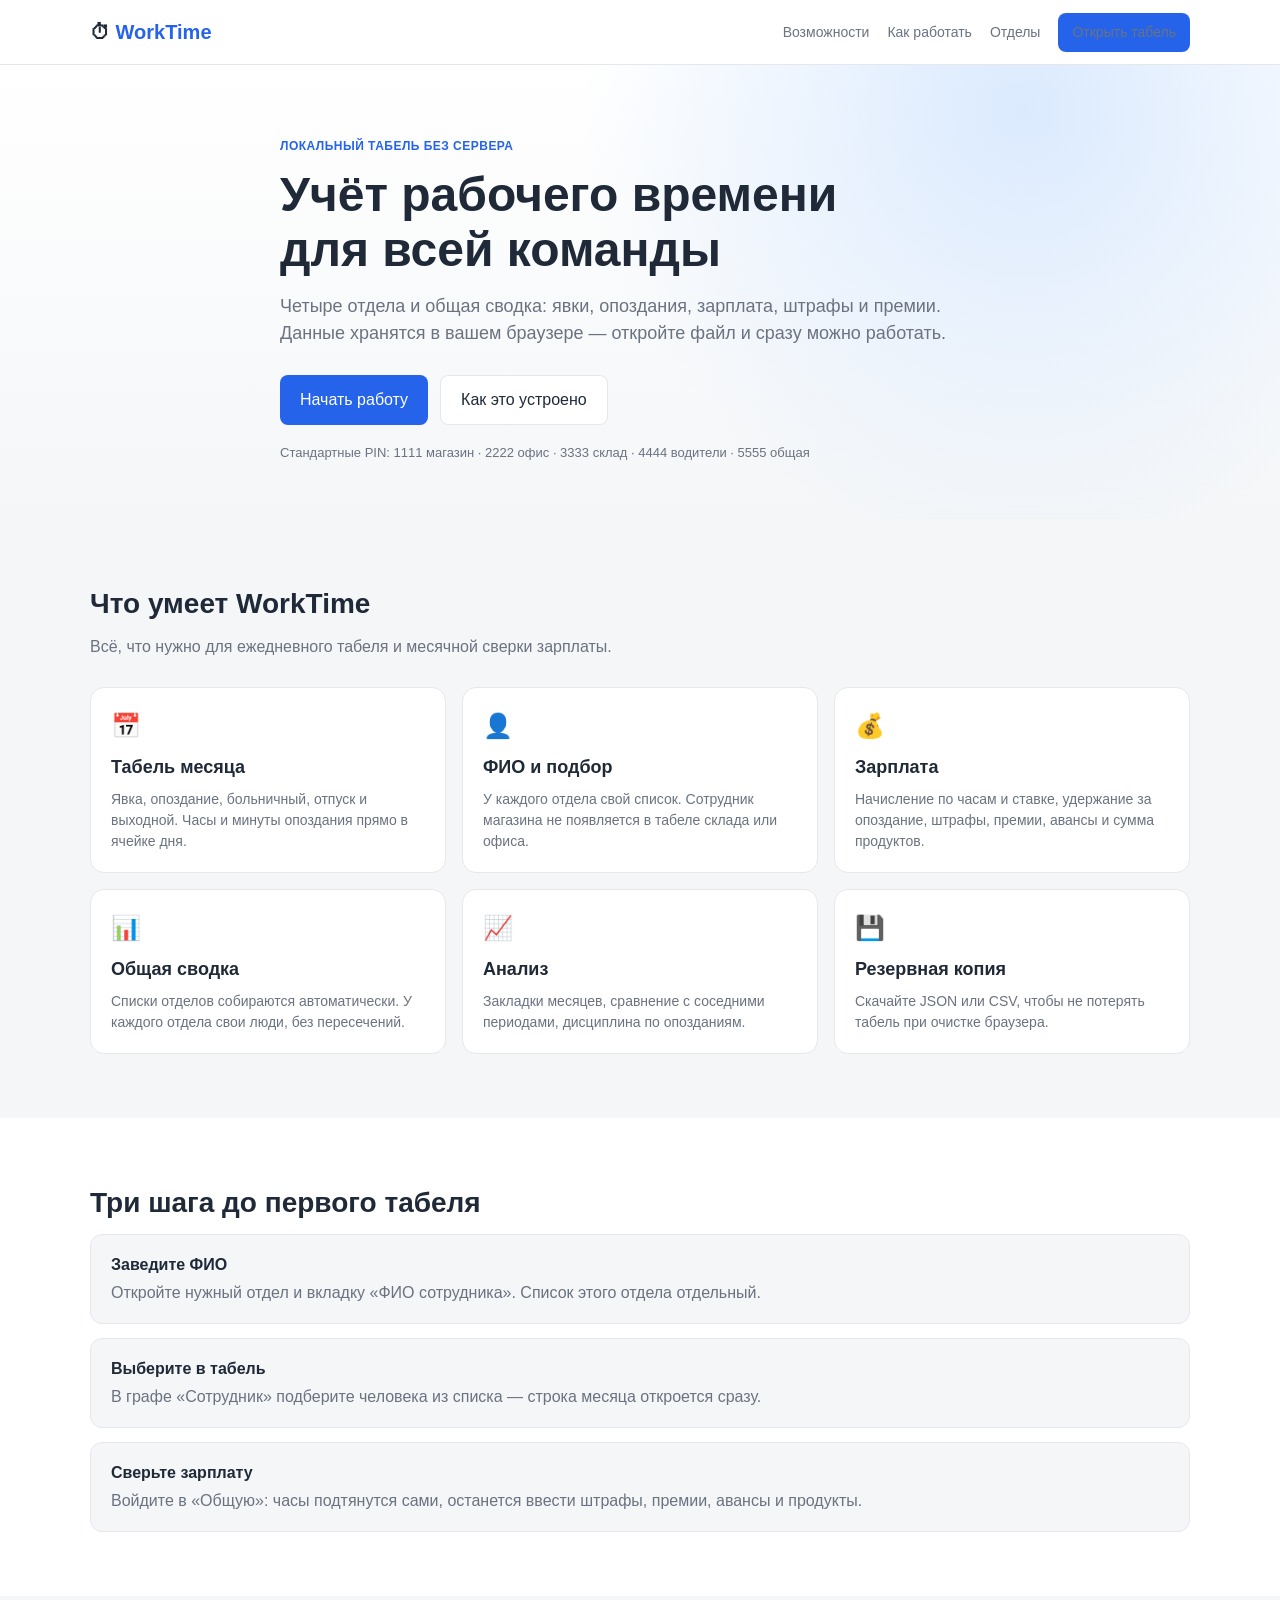
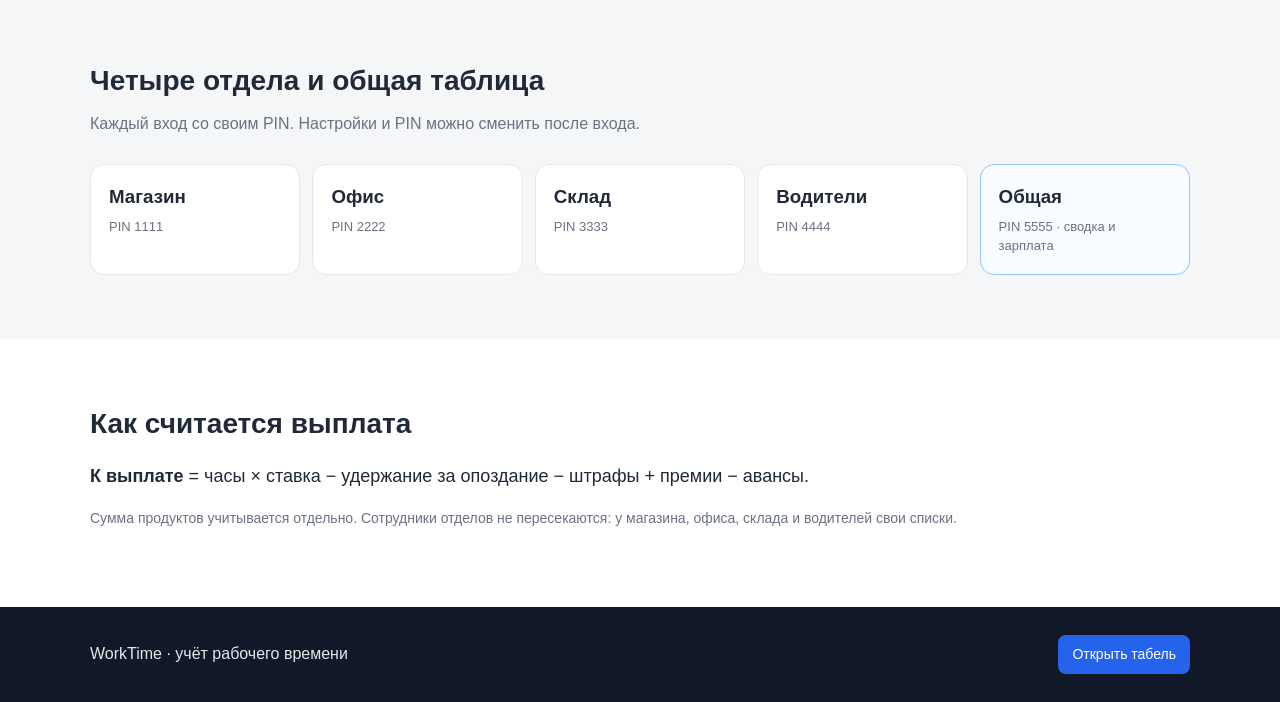
<file: Учет рабочего времени.html>
<!DOCTYPE html>
<html lang="ru">
<head>
    <meta charset="UTF-8">
    <meta http-equiv="refresh" content="0; url=index.html">
    <link rel="canonical" href="index.html">
    <title>WorkTime</title>
</head>
<body>
    <p>Откройте <a href="index.html">главную страницу</a>.</p>
</body>
</html>
</file>
<file: css/landing.css>
/* Приветственный лендинг WorkTime */

:root {
    --bg: #f4f6f8;
    --card: #ffffff;
    --border: #e5e7eb;
    --text: #1f2937;
    --muted: #6b7280;
    --primary: #2563eb;
    --primary-dark: #1d4ed8;
    --sidebar: #111827;
}

* { box-sizing: border-box; }

html { scroll-behavior: smooth; }

body {
    margin: 0;
    font-family: Arial, Helvetica, sans-serif;
    color: var(--text);
    background: var(--bg);
    line-height: 1.5;
}

a { color: inherit; }

.container {
    width: min(1100px, calc(100% - 40px));
    margin: 0 auto;
}

.header {
    position: sticky;
    top: 0;
    z-index: 20;
    background: rgba(255, 255, 255, 0.96);
    border-bottom: 1px solid var(--border);
}

.header-inner {
    display: flex;
    align-items: center;
    justify-content: space-between;
    gap: 16px;
    min-height: 64px;
}

.logo {
    text-decoration: none;
    font-weight: 700;
    font-size: 20px;
}

.logo span { color: var(--primary); }

.nav {
    display: flex;
    align-items: center;
    gap: 18px;
}

.nav a {
    text-decoration: none;
    color: var(--muted);
    font-size: 14px;
}

.nav a:hover { color: var(--text); }

.btn {
    display: inline-flex;
    align-items: center;
    justify-content: center;
    border-radius: 8px;
    padding: 9px 14px;
    text-decoration: none;
    font-size: 14px;
    border: 0;
}

.btn-primary {
    background: var(--primary);
    color: white;
}

.btn-primary:hover { background: var(--primary-dark); }

.btn-ghost {
    background: white;
    color: var(--text);
    border: 1px solid var(--border);
}

.btn-lg { padding: 12px 20px; font-size: 16px; }

.hero {
    padding: 72px 0 56px;
    background:
        radial-gradient(circle at 80% 10%, #dbeafe 0, transparent 40%),
        linear-gradient(#ffffff, var(--bg));
}

.hero-inner { max-width: 720px; }

.eyebrow {
    color: var(--primary);
    font-weight: 700;
    letter-spacing: 0.04em;
    text-transform: uppercase;
    font-size: 12px;
    margin: 0 0 12px;
}

.hero h1 {
    margin: 0 0 16px;
    font-size: clamp(32px, 5vw, 48px);
    line-height: 1.15;
}

.lead {
    margin: 0 0 28px;
    color: var(--muted);
    font-size: 18px;
}

.hero-actions {
    display: flex;
    flex-wrap: wrap;
    gap: 12px;
    margin-bottom: 18px;
}

.hero-hint {
    margin: 0;
    color: var(--muted);
    font-size: 13px;
}

.section { padding: 64px 0; }

.section-alt { background: white; }

.section h2 {
    margin: 0 0 10px;
    font-size: 28px;
}

.section-lead {
    margin: 0 0 28px;
    color: var(--muted);
}

.cards {
    display: grid;
    grid-template-columns: repeat(3, 1fr);
    gap: 16px;
}

.card {
    background: white;
    border: 1px solid var(--border);
    border-radius: 14px;
    padding: 20px;
}

.section-alt .card { background: var(--bg); }

.icon { font-size: 24px; margin-bottom: 10px; }

.card h3 { margin: 0 0 8px; font-size: 18px; }

.card p { margin: 0; color: var(--muted); font-size: 14px; }

.steps {
    list-style: none;
    margin: 0;
    padding: 0;
    display: grid;
    gap: 14px;
}

.steps li {
    display: grid;
    gap: 4px;
    background: var(--bg);
    border: 1px solid var(--border);
    border-radius: 12px;
    padding: 18px 20px;
}

.steps span { color: var(--muted); }

.dept-grid {
    display: grid;
    grid-template-columns: repeat(5, 1fr);
    gap: 12px;
}

.dept {
    display: block;
    text-decoration: none;
    background: white;
    border: 1px solid var(--border);
    border-radius: 14px;
    padding: 18px;
}

.dept:hover { border-color: var(--primary); }

.dept h3 { margin: 0 0 6px; }

.dept p { margin: 0; color: var(--muted); font-size: 13px; }

.dept-summary {
    background: #f8fbff;
    border-color: #93c5fd;
}

.formula p { font-size: 18px; }

.muted { color: var(--muted); font-size: 14px !important; }

.footer {
    background: var(--sidebar);
    color: #e5e7eb;
    padding: 28px 0;
}

.footer-inner {
    display: flex;
    justify-content: space-between;
    align-items: center;
    gap: 16px;
}

@media (max-width: 1000px) {
    .cards { grid-template-columns: 1fr 1fr; }
    .dept-grid { grid-template-columns: 1fr 1fr; }
}

@media (max-width: 720px) {
    .nav a:not(.btn) { display: none; }
    .cards, .dept-grid { grid-template-columns: 1fr; }
    .hero { padding: 48px 0 36px; }
    .footer-inner { flex-direction: column; }
}
</file>
